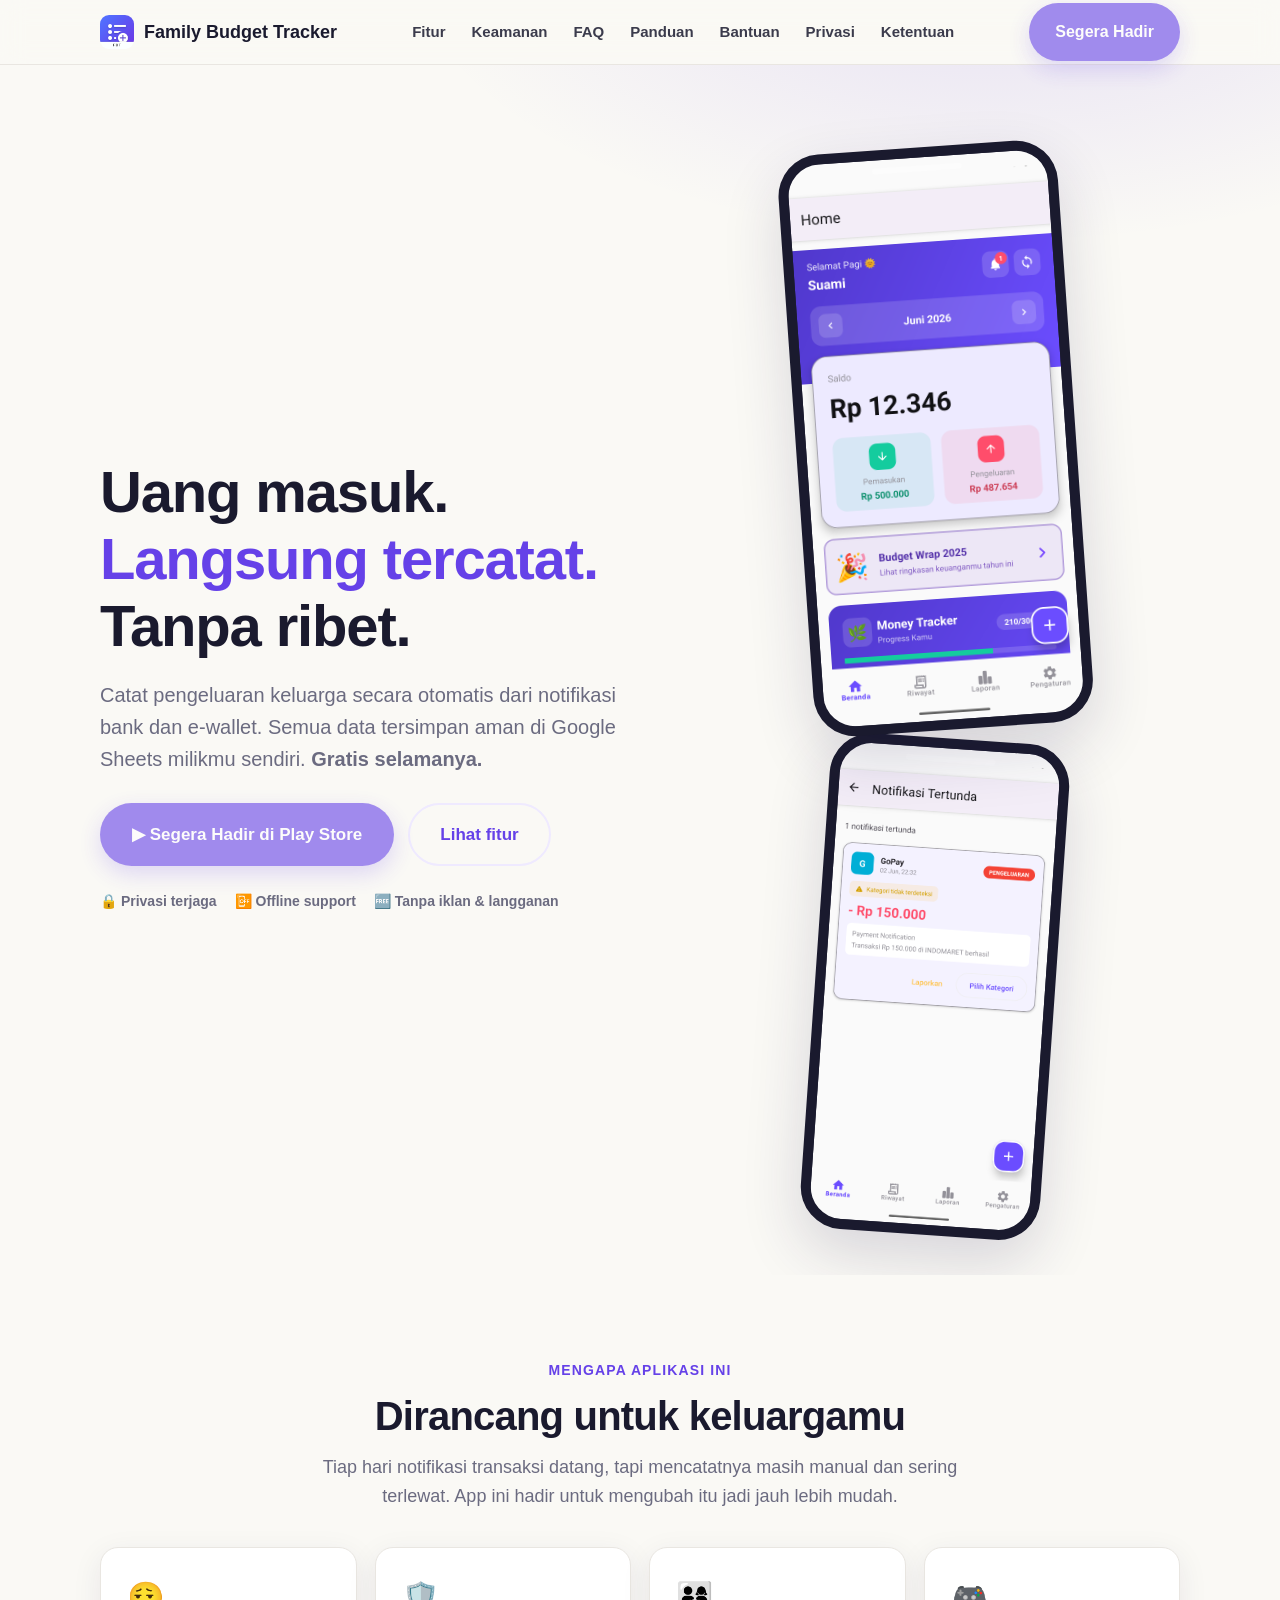
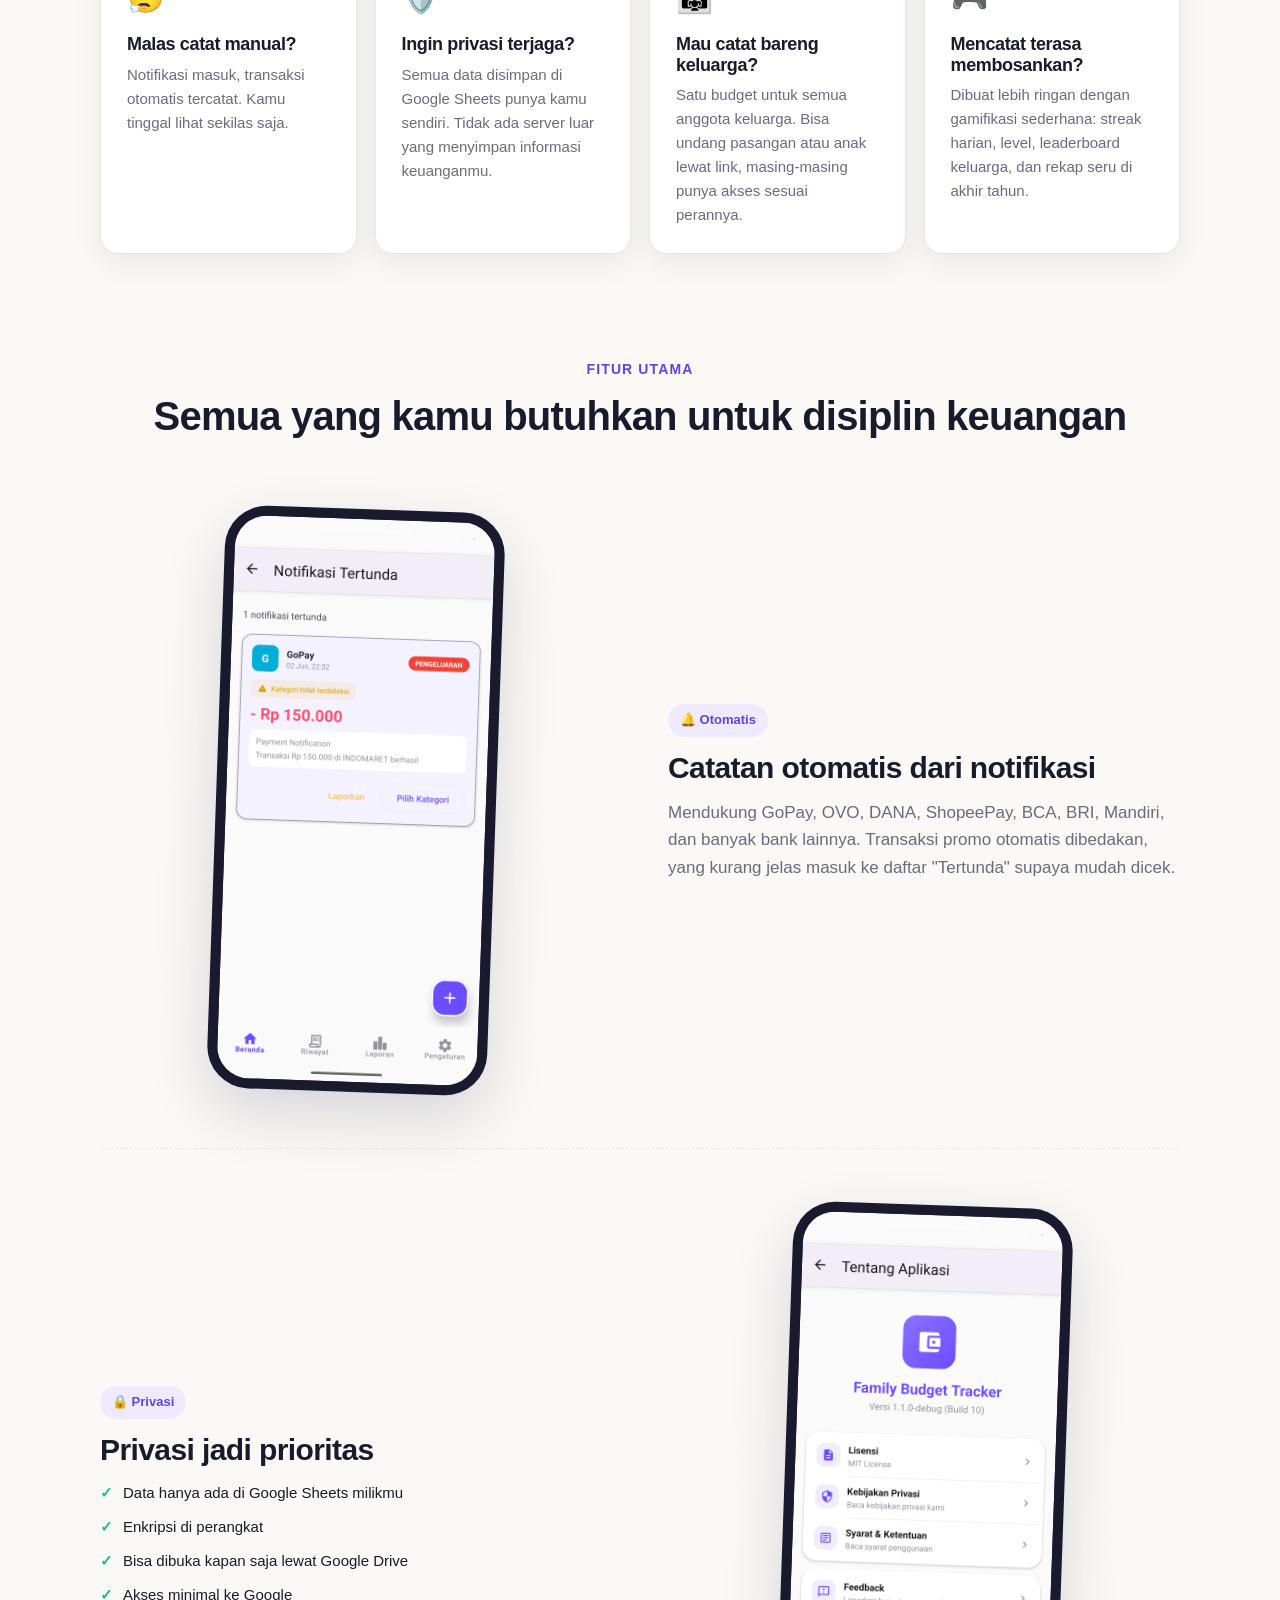
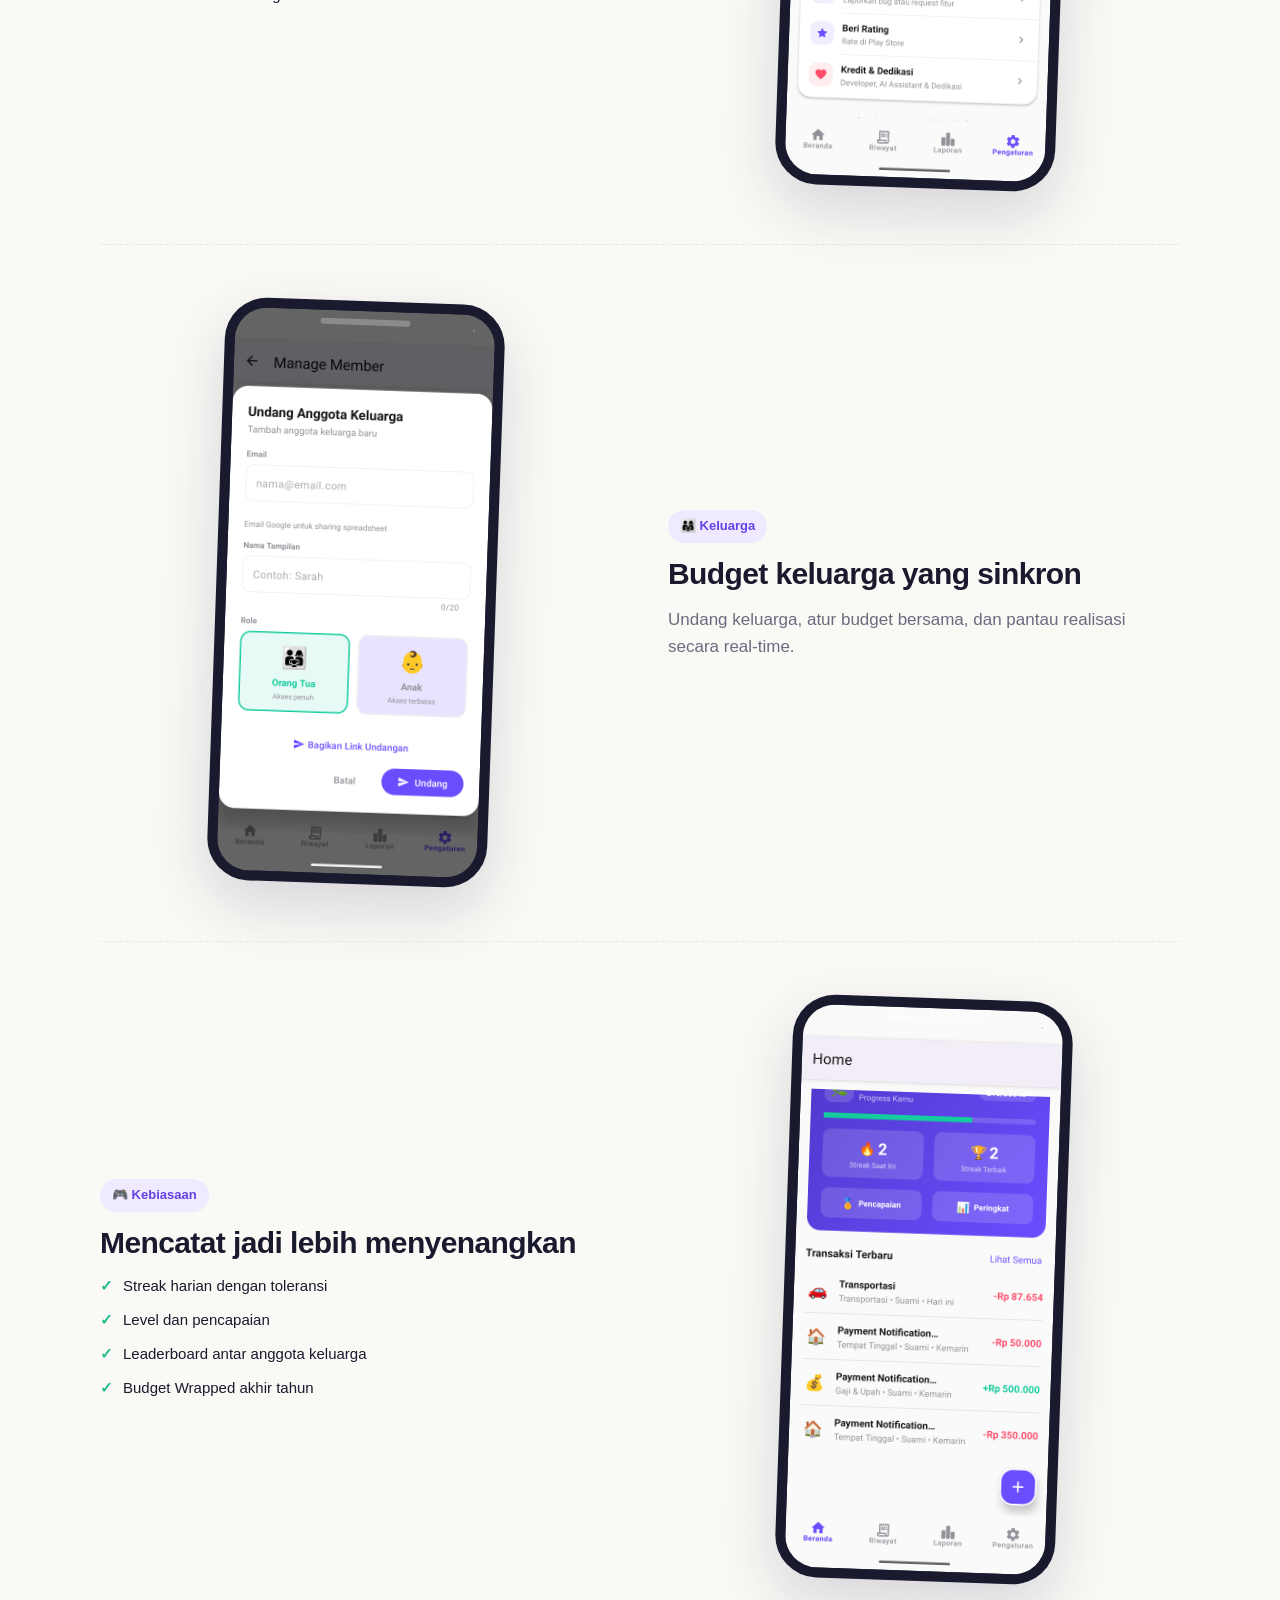
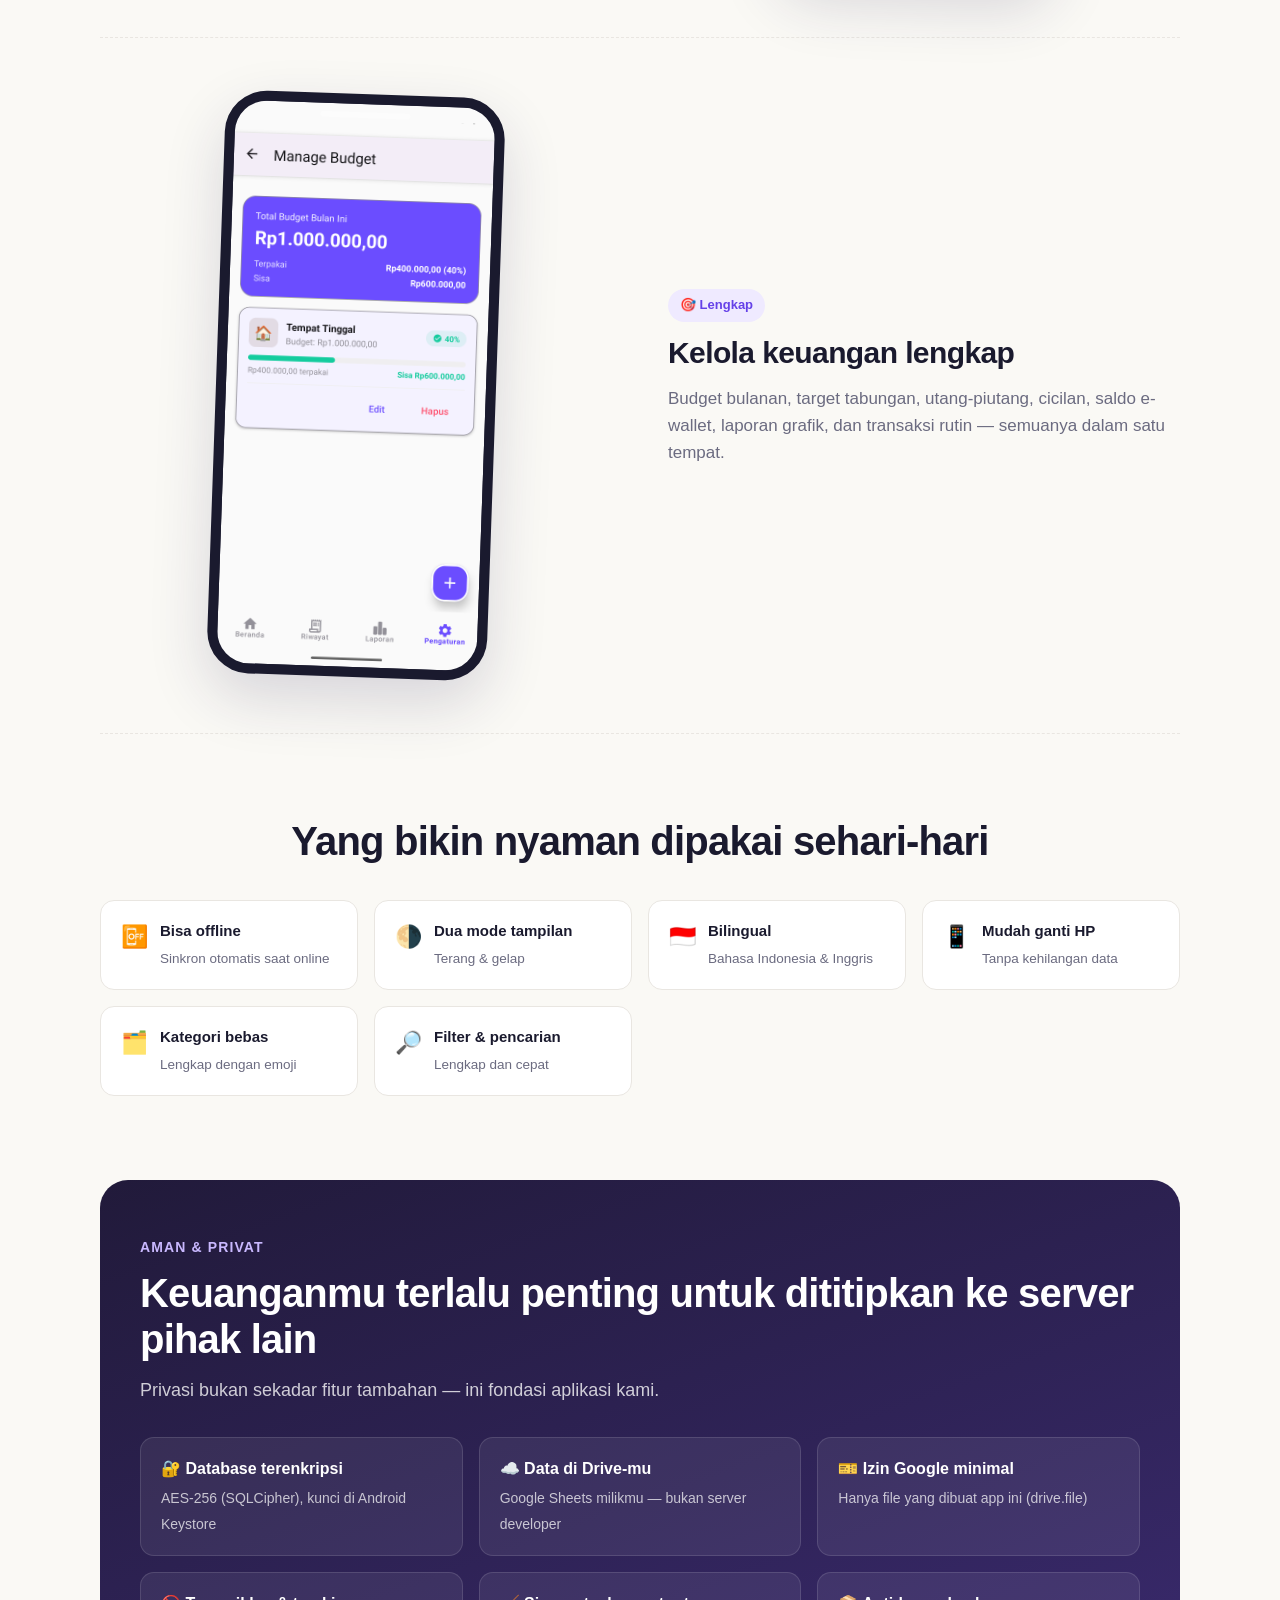
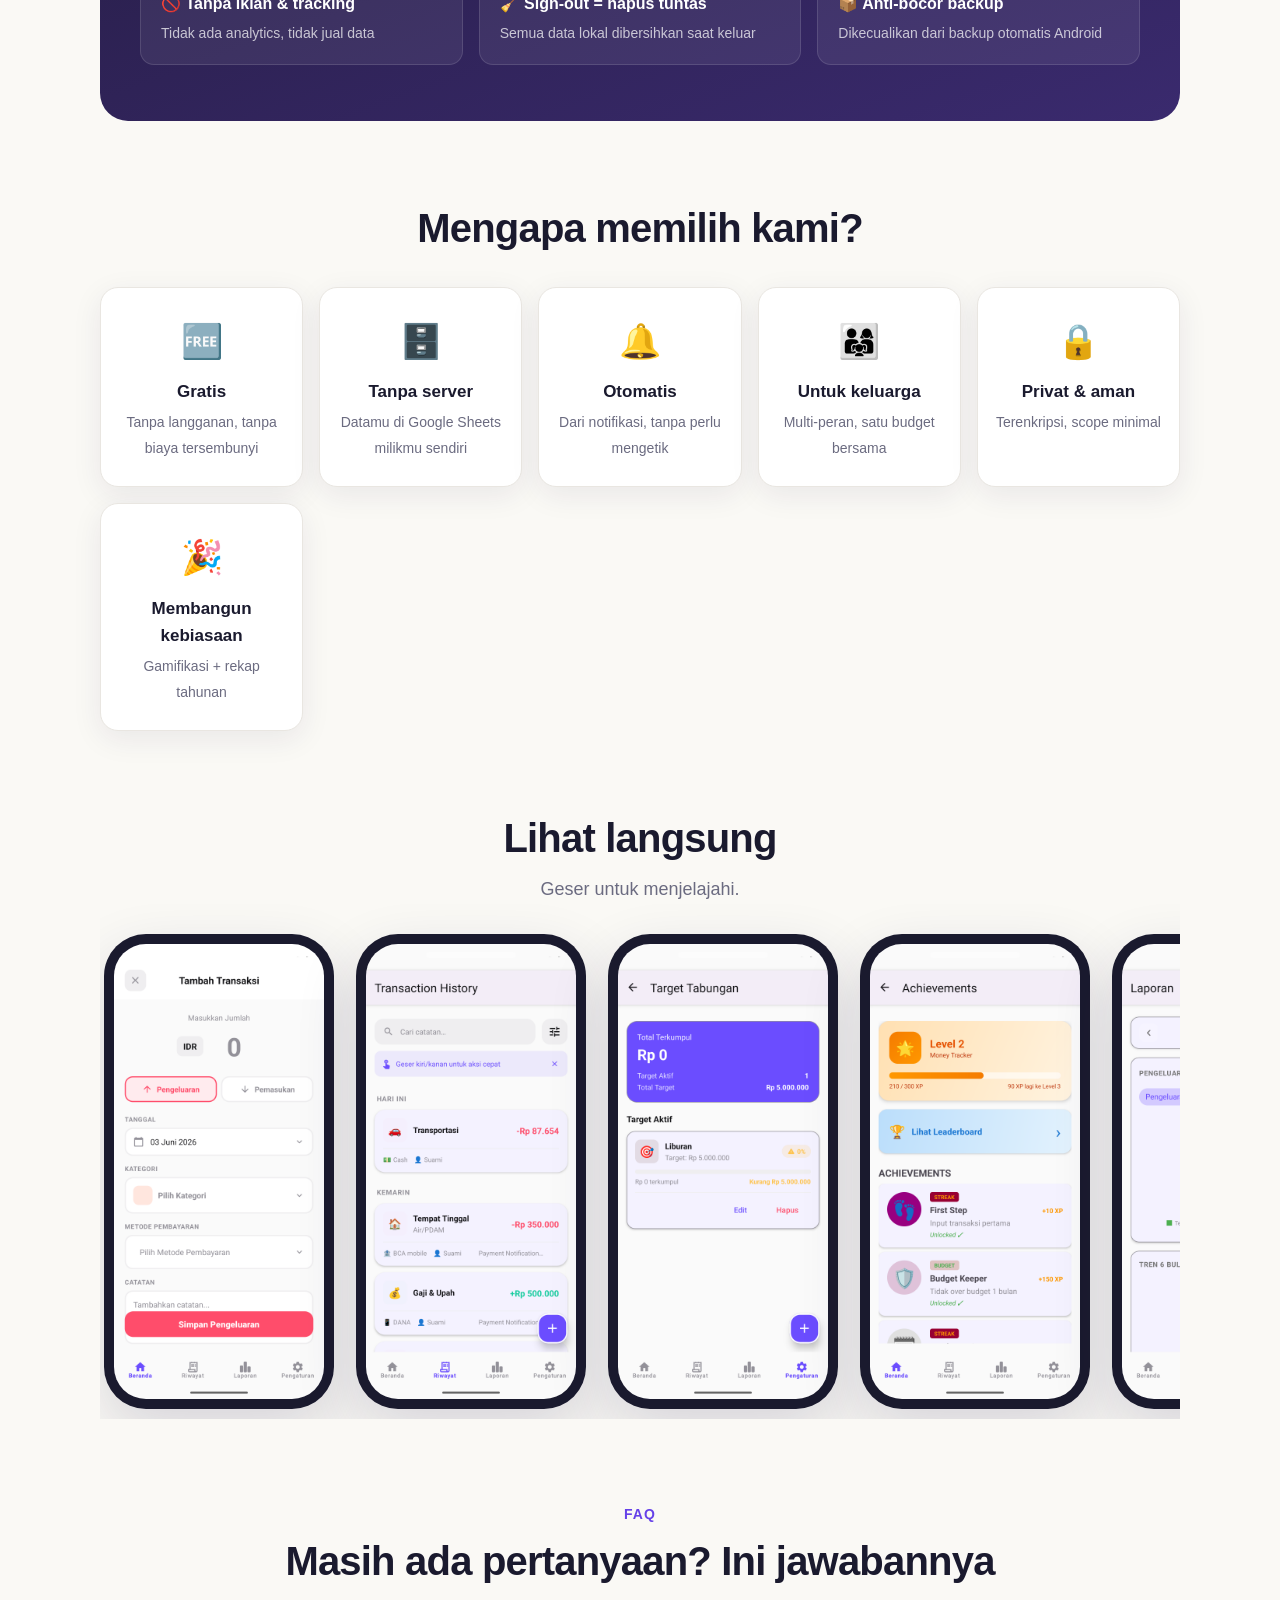
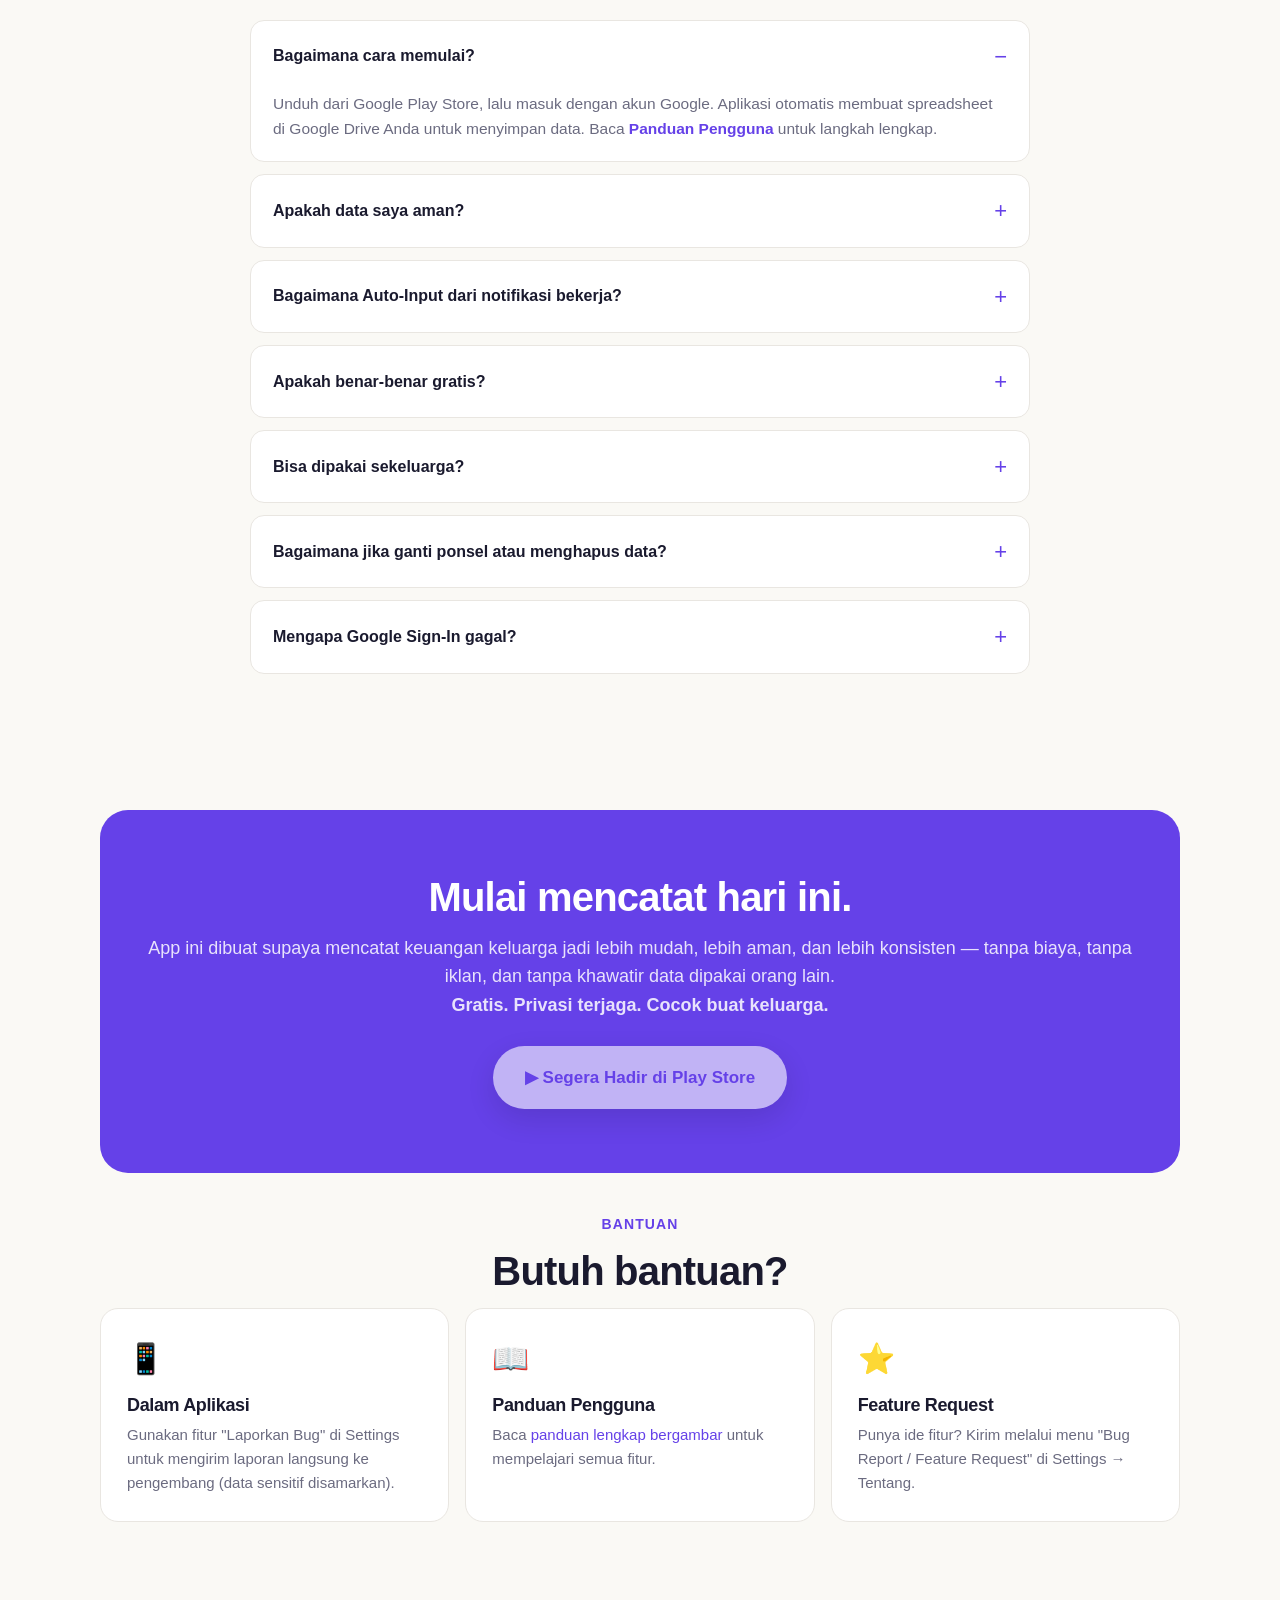
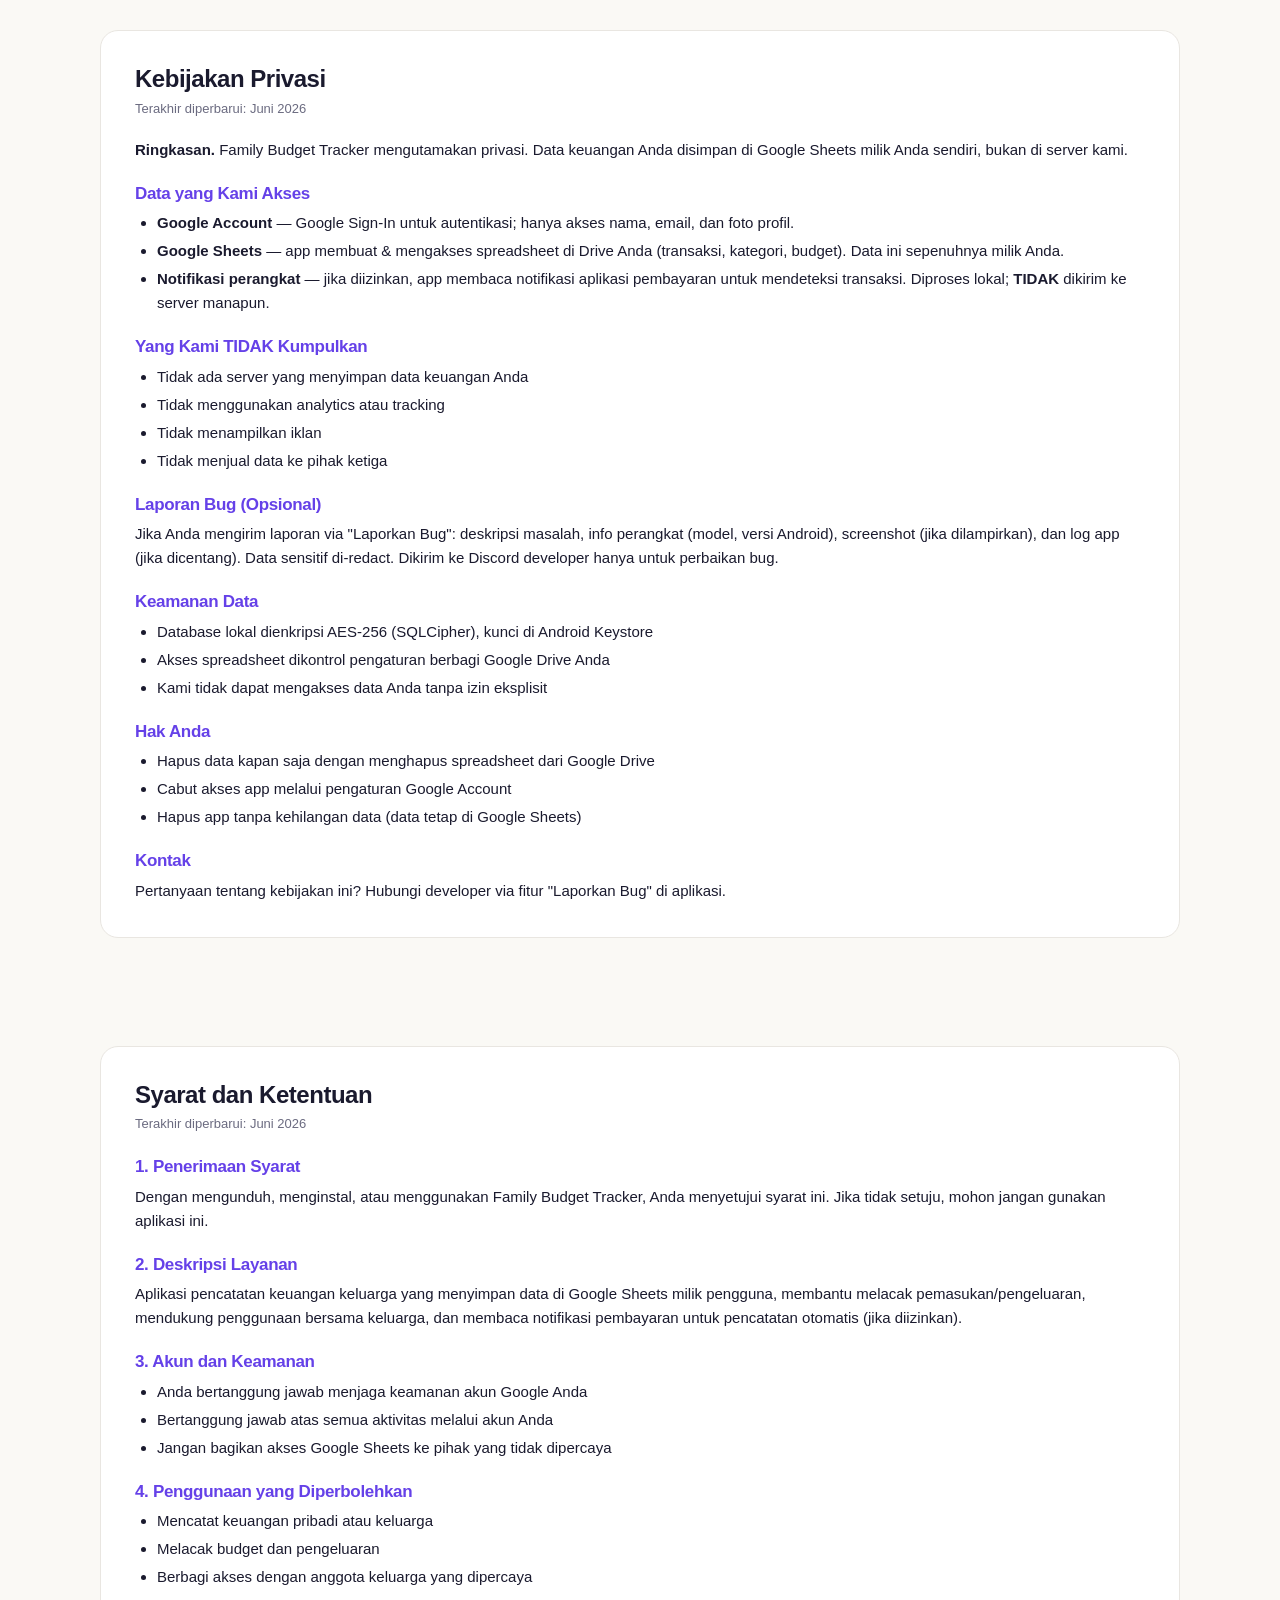
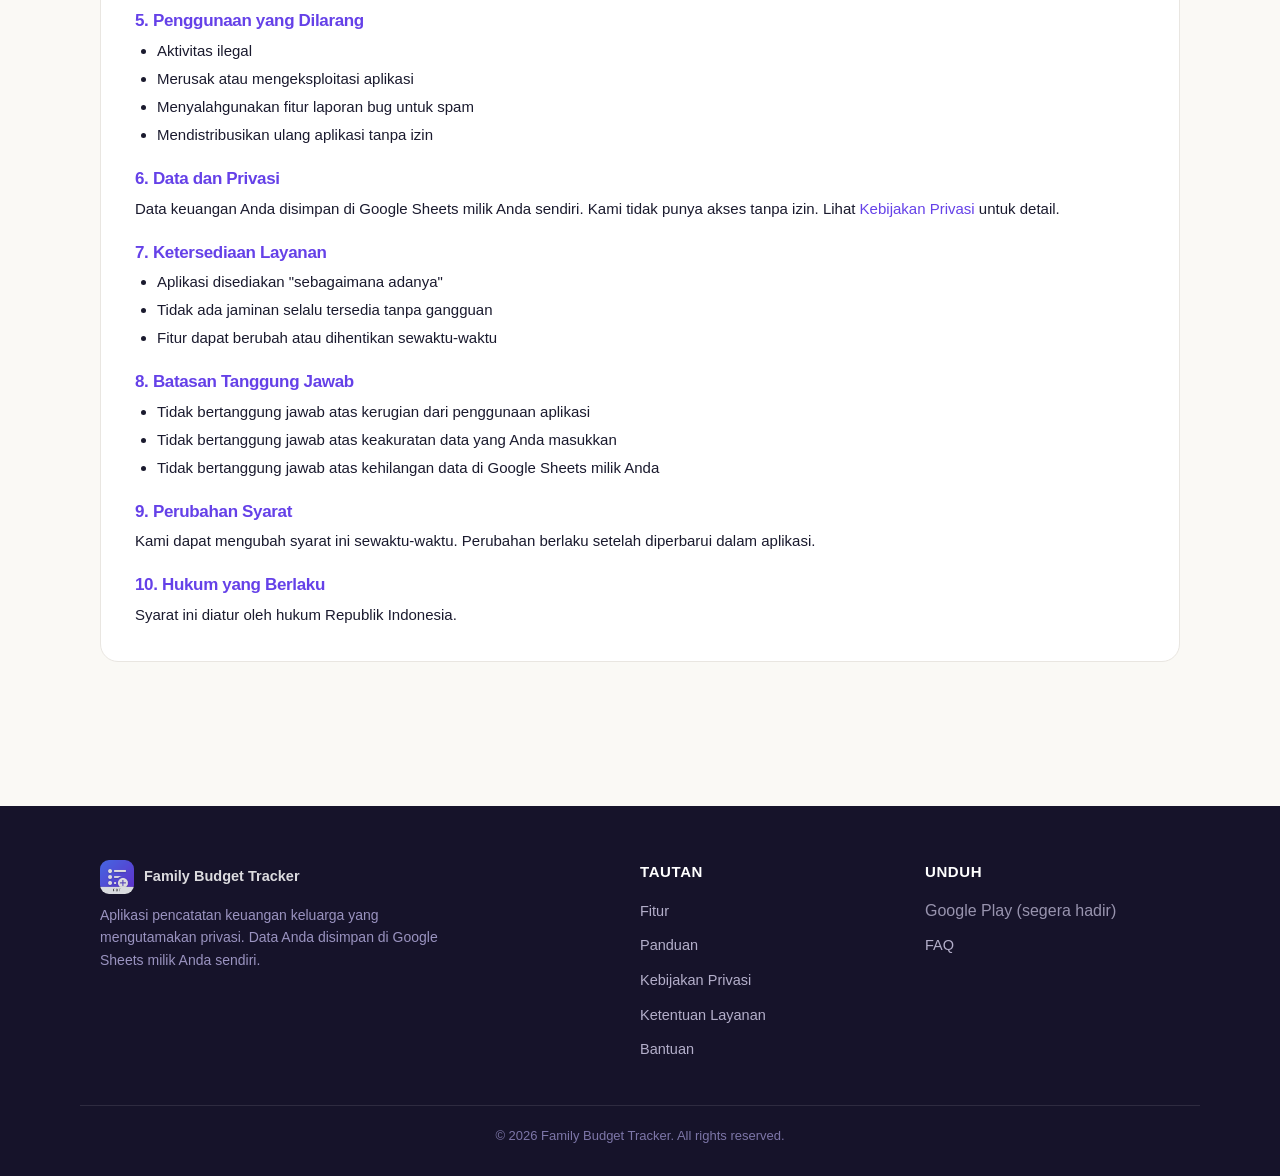
<file: index.html>
<!DOCTYPE html>
<html lang="id">
<head>
<meta charset="utf-8">
<meta name="viewport" content="width=device-width, initial-scale=1, viewport-fit=cover">
<title>Family Budget Tracker — Uang masuk, langsung tercatat. Datanya tetap milikmu</title>
<meta name="description" content="Catat pengeluaran keluarga secara otomatis dari notifikasi bank & e-wallet (GoPay, OVO, DANA, BCA). Semua data tersimpan aman di Google Sheets milikmu sendiri. Gratis selamanya, privat, offline.">
<meta name="theme-color" content="#6541E8">
<meta name="author" content="Family Budget Tracker">
<link rel="canonical" href="https://familybudgettracker.app/">

<!-- Open Graph -->
<meta property="og:type" content="website">
<meta property="og:site_name" content="Family Budget Tracker">
<meta property="og:locale" content="id_ID">
<meta property="og:title" content="Family Budget Tracker — Uang masuk, langsung tercatat. Datanya tetap milikmu">
<meta property="og:description" content="Catat pengeluaran keluarga otomatis dari notifikasi bank & e-wallet. Semua data aman di Google Sheets milikmu sendiri. Gratis selamanya.">
<meta property="og:url" content="https://familybudgettracker.app/">
<meta property="og:image" content="https://familybudgettracker.app/screenshots/guide_07_home_dashboard_phone_large_light.png">
<meta property="og:image:alt" content="Tampilan Beranda Family Budget Tracker">

<!-- Twitter -->
<meta name="twitter:card" content="summary_large_image">
<meta name="twitter:title" content="Family Budget Tracker — datanya tetap milikmu">
<meta name="twitter:description" content="Catat pengeluaran keluarga otomatis dari notifikasi bank & e-wallet. Data aman di Google Sheets milikmu sendiri. Gratis selamanya.">
<meta name="twitter:image" content="https://familybudgettracker.app/screenshots/guide_07_home_dashboard_phone_large_light.png">

<link rel="icon" type="image/png" sizes="32x32" href="favicon-32.png">
<link rel="icon" type="image/png" sizes="192x192" href="icon-192.png">
<link rel="apple-touch-icon" href="apple-touch-icon.png">

<script type="application/ld+json">
{"@context":"https://schema.org","@type":"MobileApplication","name":"Family Budget Tracker","operatingSystem":"Android","applicationCategory":"FinanceApplication","url":"https://familybudgettracker.app/","screenshot":"https://familybudgettracker.app/screenshots/guide_07_home_dashboard_phone_large_light.png","offers":{"@type":"Offer","price":"0","priceCurrency":"IDR"},"description":"Aplikasi pencatatan keuangan keluarga privacy-first. Data di Google Sheets milik pengguna.","inLanguage":["id","en"]}
</script>

<style>
:root{
  --primary:#6541E8; --primary-dark:#4f2fd0; --primary-soft:#efeaff; --primary-10:rgba(101,65,232,.08);
  --income:#1FBA8F; --income-soft:#e3f6ee; --expense:#E5484D; --expense-soft:#fce7e8;
  --bg:#faf9f5; --surface:#ffffff; --surface-2:#f4f2ef;
  --text:#1a1a2e; --muted:#6b6b80; --line:#e9e6e1;
  --radius:18px; --radius-lg:28px; --shadow:0 8px 30px rgba(40,30,80,.08); --shadow-lg:0 24px 60px rgba(40,30,80,.16);
  --maxw:1120px;
}
*{margin:0;padding:0;box-sizing:border-box}
html{scroll-behavior:smooth;scroll-padding-top:76px;-webkit-text-size-adjust:100%}
body{font-family:-apple-system,BlinkMacSystemFont,"Segoe UI",Roboto,Helvetica,Arial,sans-serif;background:var(--bg);color:var(--text);line-height:1.6;-webkit-font-smoothing:antialiased}
img{max-width:100%;display:block}
a{color:var(--primary);text-decoration:none}
h1,h2,h3{line-height:1.15;letter-spacing:-.02em;font-weight:800}
.wrap{max-width:var(--maxw);margin:0 auto;padding:0 20px}
.section{padding:84px 0}
.eyebrow{color:var(--primary);font-weight:700;font-size:14px;text-transform:uppercase;letter-spacing:.08em;margin-bottom:12px}
.section-title{font-size:clamp(26px,4vw,40px);margin-bottom:14px}
.section-sub{color:var(--muted);font-size:18px;max-width:640px}
.center{text-align:center;margin-inline:auto}
.skip{position:absolute;left:-999px}.skip:focus{left:12px;top:12px;background:#fff;padding:8px 14px;border-radius:8px;z-index:1000}

/* buttons */
.btn{display:inline-flex;align-items:center;gap:8px;font-weight:700;font-size:16px;padding:14px 24px;border-radius:999px;border:2px solid transparent;cursor:pointer;transition:transform .15s,box-shadow .15s,background .15s}
.btn:active{transform:translateY(1px)}
.btn-primary{background:var(--primary);color:#fff;box-shadow:0 8px 22px rgba(101,65,232,.32)}
.btn-primary:hover{background:var(--primary-dark)}
.btn-ghost{background:transparent;color:var(--primary);border-color:var(--primary-soft)}
.btn-ghost:hover{background:var(--primary-10)}
.btn-lg{padding:16px 30px;font-size:17px}

/* header */
header{position:sticky;top:0;z-index:100;background:rgba(250,249,245,.85);backdrop-filter:saturate(180%) blur(12px);border-bottom:1px solid var(--line)}
.nav{display:flex;align-items:center;justify-content:space-between;height:64px}
.brand{display:flex;align-items:center;gap:10px;font-weight:800;font-size:18px;color:var(--text)}
.brand .logo{width:34px;height:34px;border-radius:9px;object-fit:cover;flex:0 0 auto}
.nav-links{display:flex;align-items:center;gap:26px;list-style:none}
.nav-links a{color:var(--text);font-weight:600;font-size:15px;opacity:.85}
.nav-links a:hover{opacity:1;color:var(--primary)}
.nav-cta{display:flex;align-items:center;gap:12px}
#nav-toggle,.hamburger{display:none}
.hamburger{font-size:24px;cursor:pointer;background:none;border:0;color:var(--text);padding:6px}

/* hero */
.hero{padding:72px 0 40px;position:relative;overflow:hidden}
.hero::before{content:"";position:absolute;inset:0;background:radial-gradient(1000px 500px at 78% -10%,rgba(101,65,232,.14),transparent 60%);z-index:-1}
.hero-grid{display:grid;grid-template-columns:1.05fr .95fr;gap:48px;align-items:center}
.hero h1{font-size:clamp(34px,5.4vw,58px)}
.hero h1 .accent{color:var(--primary)}
.hero p.lead{font-size:20px;color:var(--muted);margin:20px 0 28px;max-width:520px}
.hero-cta{display:flex;flex-wrap:wrap;gap:14px}
.trust{display:flex;flex-wrap:wrap;gap:18px;margin-top:24px;color:var(--muted);font-size:14px;font-weight:600}
.trust span{display:inline-flex;align-items:center;gap:6px}

/* phone mockup */
.phone{position:relative;width:280px;max-width:78vw;margin:0 auto;border-radius:42px;background:#1a1a2e;padding:10px;box-shadow:var(--shadow-lg)}
.phone::before{content:"";position:absolute;top:18px;left:50%;transform:translateX(-50%);width:90px;height:6px;border-radius:6px;background:rgba(255,255,255,.25);z-index:2}
.phone img{display:block;width:100%;height:auto;border-radius:32px;background:#fff}
.phone-tilt{transform:rotate(2deg)}
.hero-phones{display:flex;justify-content:center;align-items:flex-start;gap:18px;flex-wrap:wrap}
.hero-phones .phone{flex:0 0 auto}
.hero-phones .phone:first-child{transform:rotate(-4deg) translateY(10px);z-index:1}
.hero-phones .phone:last-child{transform:rotate(4deg);width:240px}

/* problem cards */
.cards{display:grid;grid-template-columns:repeat(auto-fit,minmax(250px,1fr));gap:18px;margin-top:36px}
.card{background:var(--surface);border:1px solid var(--line);border-radius:var(--radius);padding:26px;box-shadow:var(--shadow)}
.card .ic{font-size:30px;margin-bottom:12px}
.card h3{font-size:18px;margin-bottom:8px}
.card p{color:var(--muted);font-size:15px}

/* marquee feature rows */
.feature-row{display:grid;grid-template-columns:1fr 1fr;gap:56px;align-items:center;padding:56px 0;border-bottom:1px dashed var(--line)}
.feature-row:nth-child(even) .feat-media{order:-1}
.feat-text .tag{display:inline-block;background:var(--primary-soft);color:var(--primary);font-weight:700;font-size:13px;padding:6px 12px;border-radius:999px;margin-bottom:14px}
.feature-row h3{font-size:clamp(22px,3vw,30px);margin-bottom:14px}
.feature-row p{color:var(--muted);font-size:17px;margin-bottom:16px}
.feat-list{list-style:none;display:grid;gap:10px}
.feat-list li{display:flex;gap:10px;font-size:15px}
.feat-list li::before{content:"✓";color:var(--income);font-weight:800;flex:0 0 auto}
.feat-media{display:flex;justify-content:center}

/* feature grid */
.grid-feats{display:grid;grid-template-columns:repeat(auto-fit,minmax(220px,1fr));gap:16px;margin-top:36px}
.gf{background:var(--surface);border:1px solid var(--line);border-radius:14px;padding:18px 20px;display:flex;gap:12px;align-items:flex-start}
.gf .ic{font-size:22px}
.gf b{display:block;font-size:15px;margin-bottom:2px}
.gf span{color:var(--muted);font-size:13.5px}

/* security */
.security{background:linear-gradient(160deg,#211a3a,#3a2a6e);color:#fff;border-radius:var(--radius-lg);padding:56px 40px}
.security .section-title{color:#fff}
.security .section-sub{color:rgba(255,255,255,.78)}
.sec-grid{display:grid;grid-template-columns:repeat(auto-fit,minmax(260px,1fr));gap:16px;margin-top:32px}
.sec-item{background:rgba(255,255,255,.07);border:1px solid rgba(255,255,255,.12);border-radius:14px;padding:18px 20px}
.sec-item b{display:block;margin-bottom:4px}
.sec-item span{color:rgba(255,255,255,.72);font-size:14px}

/* why-us badges */
.badges{display:grid;grid-template-columns:repeat(auto-fit,minmax(180px,1fr));gap:16px;margin-top:36px}
.badge{text-align:center;background:var(--surface);border:1px solid var(--line);border-radius:var(--radius);padding:26px 18px;box-shadow:var(--shadow)}
.badge .ic{font-size:34px}
.badge b{display:block;margin:10px 0 4px;font-size:17px}
.badge span{color:var(--muted);font-size:14px}

/* gallery */
.gallery{display:flex;gap:22px;overflow-x:auto;padding:30px 4px 10px;scroll-snap-type:x mandatory}
.gallery .phone{scroll-snap-align:center;flex:0 0 auto;width:230px}

/* FAQ */
.faq{max-width:780px;margin:36px auto 0}
.faq details{background:var(--surface);border:1px solid var(--line);border-radius:14px;margin-bottom:12px;overflow:hidden}
.faq summary{cursor:pointer;padding:18px 22px;font-weight:700;font-size:16px;list-style:none;display:flex;justify-content:space-between;align-items:center;gap:12px}
.faq summary::-webkit-details-marker{display:none}
.faq summary::after{content:"+";font-size:22px;color:var(--primary);font-weight:400;flex:0 0 auto}
.faq details[open] summary::after{content:"−"}
.faq .ans{padding:0 22px 20px;color:var(--muted);font-size:15.5px}
.faq .ans a{font-weight:600}

/* CTA band */
.cta-band{text-align:center;background:var(--primary);color:#fff;border-radius:var(--radius-lg);padding:64px 30px;margin:40px 0}
.cta-band h2{font-size:clamp(26px,4vw,40px);margin-bottom:14px}
.cta-band p{color:rgba(255,255,255,.85);font-size:18px;margin-bottom:26px}
.cta-band .btn-primary{background:#fff;color:var(--primary);box-shadow:0 10px 30px rgba(0,0,0,.2)}

/* legal / support */
.legal{background:var(--surface);border:1px solid var(--line);border-radius:var(--radius);padding:34px;margin-top:24px}
.legal h2{font-size:24px;margin-bottom:6px}
.legal .updated{color:var(--muted);font-size:13px;margin-bottom:18px}
.legal h3{font-size:17px;margin:22px 0 8px;color:var(--primary)}
.legal p,.legal li{color:var(--text);font-size:15px}
.legal ul{margin:8px 0 8px 22px}
.legal li{margin-bottom:4px}
.contact-grid{display:grid;grid-template-columns:repeat(auto-fit,minmax(240px,1fr));gap:16px;margin-top:14px}
.contact-grid .card{box-shadow:none}

/* footer */
footer{background:#16132a;color:#cfcae6;padding:54px 0 30px;margin-top:60px}
.foot-grid{display:grid;grid-template-columns:2fr 1fr 1fr;gap:30px}
.foot-grid h4{color:#fff;font-size:15px;margin-bottom:14px;letter-spacing:.04em;text-transform:uppercase}
.foot-grid ul{list-style:none}
.foot-grid li{margin-bottom:9px}
.foot-grid a{color:#cfcae6;font-size:14.5px;opacity:.85}
.foot-grid a:hover{opacity:1;color:#fff}
.foot-brand p{color:#9a93c0;font-size:14px;max-width:340px;margin-top:10px}
.foot-bottom{border-top:1px solid rgba(255,255,255,.1);margin-top:34px;padding-top:20px;color:#7d76a8;font-size:13px;text-align:center}

/* responsive */
@media(max-width:880px){
  .hero-grid{grid-template-columns:1fr;text-align:center}
  .hero p.lead{margin-inline:auto}.hero-cta,.trust{justify-content:center}
  .hero-phones{margin-top:24px}
  .feature-row{grid-template-columns:1fr;gap:28px;text-align:center}
  .feature-row:nth-child(even) .feat-media{order:0}
  .feat-list{display:inline-grid;text-align:left}
  .foot-grid{grid-template-columns:1fr}
}
@media(max-width:760px){
  .nav-links{position:fixed;inset:64px 0 auto 0;background:var(--bg);flex-direction:column;gap:0;padding:8px 0;border-bottom:1px solid var(--line);box-shadow:var(--shadow);transform:translateY(-130%);transition:transform .25s;height:auto}
  .nav-links li{width:100%}.nav-links a{display:block;padding:14px 20px}
  #nav-toggle:checked ~ .nav-links{transform:translateY(0)}
  .hamburger{display:block}
  .nav-cta .btn{display:none}
  .section{padding:60px 0}
}
@media(prefers-reduced-motion:reduce){html{scroll-behavior:auto}*{transition:none!important}}
</style>
</head>
<body>
<a class="skip" href="#main">Lewati ke konten</a>

<header>
  <nav class="wrap nav">
    <a class="brand" href="#top"><img class="logo" src="icon-512.png" width="34" height="34" alt="Logo Family Budget Tracker"> Family Budget Tracker</a>
    <input type="checkbox" id="nav-toggle" hidden>
    <ul class="nav-links">
      <li><a href="#fitur">Fitur</a></li>
      <li><a href="#keamanan">Keamanan</a></li>
      <li><a href="#faq">FAQ</a></li>
      <li><a href="user-guide.html">Panduan</a></li>
      <li><a href="#bantuan">Bantuan</a></li>
      <li><a href="#privasi">Privasi</a></li>
      <li><a href="#ketentuan">Ketentuan</a></li>
    </ul>
    <div class="nav-cta">
      <label class="hamburger" for="nav-toggle" aria-label="Buka menu">☰</label>
      <span class="btn btn-primary" style="opacity:.6;cursor:default" aria-disabled="true" title="Segera hadir di Google Play">Segera Hadir</span>
    </div>
  </nav>
</header>

<main id="main">
<span id="top"></span>

<!-- HERO -->
<section class="hero">
  <div class="wrap hero-grid">
    <div class="hero-text">
      <h1>Uang masuk. <span class="accent">Langsung tercatat.</span> Tanpa ribet.</h1>
      <p class="lead">Catat pengeluaran keluarga secara otomatis dari notifikasi bank dan e-wallet. Semua data tersimpan aman di Google Sheets milikmu sendiri. <b>Gratis selamanya.</b></p>
      <div class="hero-cta">
        <span class="btn btn-primary btn-lg" style="opacity:.6;cursor:default" aria-disabled="true" title="Segera hadir di Google Play">▶ Segera Hadir di Play Store</span>
        <a class="btn btn-ghost btn-lg" href="#fitur">Lihat fitur</a>
      </div>
      <div class="trust">
        <span>🔒 Privasi terjaga</span>
        <span>📴 Offline support</span>
        <span>🆓 Tanpa iklan &amp; langganan</span>
      </div>
    </div>
    <div class="hero-media">
      <div class="hero-phones">
        <div class="phone"><img src="screenshots/guide_07_home_dashboard_phone_large_light.png" width="1080" height="2340" alt="Beranda Family Budget Tracker menampilkan saldo, pemasukan, dan pengeluaran"></div>
        <div class="phone"><img src="screenshots/guide_19_pending_list_phone_large_light.png" width="1080" height="2340" alt="Daftar transaksi terdeteksi otomatis dari notifikasi" loading="lazy"></div>
      </div>
    </div>
  </div>
</section>

<!-- PROBLEM -->
<section class="section">
  <div class="wrap">
    <div class="center">
      <p class="eyebrow">Mengapa aplikasi ini</p>
      <h2 class="section-title">Dirancang untuk keluargamu</h2>
      <p class="section-sub center">Tiap hari notifikasi transaksi datang, tapi mencatatnya masih manual dan sering terlewat. App ini hadir untuk mengubah itu jadi jauh lebih mudah.</p>
    </div>
    <div class="cards">
      <div class="card"><div class="ic">😮‍💨</div><h3>Malas catat manual?</h3><p>Notifikasi masuk, transaksi otomatis tercatat. Kamu tinggal lihat sekilas saja.</p></div>
      <div class="card"><div class="ic">🛡️</div><h3>Ingin privasi terjaga?</h3><p>Semua data disimpan di Google Sheets punya kamu sendiri. Tidak ada server luar yang menyimpan informasi keuanganmu.</p></div>
      <div class="card"><div class="ic">👨‍👩‍👧</div><h3>Mau catat bareng keluarga?</h3><p>Satu budget untuk semua anggota keluarga. Bisa undang pasangan atau anak lewat link, masing-masing punya akses sesuai perannya.</p></div>
      <div class="card"><div class="ic">🎮</div><h3>Mencatat terasa membosankan?</h3><p>Dibuat lebih ringan dengan gamifikasi sederhana: streak harian, level, leaderboard keluarga, dan rekap seru di akhir tahun.</p></div>
    </div>
  </div>
</section>

<!-- MARQUEE FEATURES -->
<section class="section" id="fitur" style="padding-top:20px">
  <div class="wrap">
    <div class="center"><p class="eyebrow">Fitur utama</p><h2 class="section-title">Semua yang kamu butuhkan untuk disiplin keuangan</h2></div>

    <div class="feature-row">
      <div class="feat-text">
        <span class="tag">🔔 Otomatis</span>
        <h3>Catatan otomatis dari notifikasi</h3>
        <p>Mendukung GoPay, OVO, DANA, ShopeePay, BCA, BRI, Mandiri, dan banyak bank lainnya. Transaksi promo otomatis dibedakan, yang kurang jelas masuk ke daftar "Tertunda" supaya mudah dicek.</p>
      </div>
      <div class="feat-media"><div class="phone phone-tilt"><img src="screenshots/guide_19_pending_list_phone_large_light.png" width="1080" height="2340" alt="Notifikasi pembayaran terdeteksi jadi transaksi pending" loading="lazy"></div></div>
    </div>

    <div class="feature-row">
      <div class="feat-text">
        <span class="tag">🔒 Privasi</span>
        <h3>Privasi jadi prioritas</h3>
        <ul class="feat-list">
          <li>Data hanya ada di Google Sheets milikmu</li>
          <li>Enkripsi di perangkat</li>
          <li>Bisa dibuka kapan saja lewat Google Drive</li>
          <li>Akses minimal ke Google</li>
        </ul>
      </div>
      <div class="feat-media"><div class="phone phone-tilt"><img src="screenshots/guide_44_about_phone_large_light.png" width="1080" height="2340" alt="Halaman tentang &amp; privasi aplikasi" loading="lazy"></div></div>
    </div>

    <div class="feature-row">
      <div class="feat-text">
        <span class="tag">👨‍👩‍👧 Keluarga</span>
        <h3>Budget keluarga yang sinkron</h3>
        <p>Undang keluarga, atur budget bersama, dan pantau realisasi secara real-time.</p>
      </div>
      <div class="feat-media"><div class="phone phone-tilt"><img src="screenshots/guide_26_family_invite_phone_large_light.png" width="1080" height="2340" alt="Undang anggota keluarga via link" loading="lazy"></div></div>
    </div>

    <div class="feature-row">
      <div class="feat-text">
        <span class="tag">🎮 Kebiasaan</span>
        <h3>Mencatat jadi lebih menyenangkan</h3>
        <ul class="feat-list">
          <li>Streak harian dengan toleransi</li>
          <li>Level dan pencapaian</li>
          <li>Leaderboard antar anggota keluarga</li>
          <li>Budget Wrapped akhir tahun</li>
        </ul>
      </div>
      <div class="feat-media"><div class="phone phone-tilt"><img src="screenshots/guide_37_streak_phone_large_light.png" width="1080" height="2340" alt="Streak dan progres gamifikasi di Beranda" loading="lazy"></div></div>
    </div>

    <div class="feature-row">
      <div class="feat-text">
        <span class="tag">🎯 Lengkap</span>
        <h3>Kelola keuangan lengkap</h3>
        <p>Budget bulanan, target tabungan, utang-piutang, cicilan, saldo e-wallet, laporan grafik, dan transaksi rutin — semuanya dalam satu tempat.</p>
      </div>
      <div class="feat-media"><div class="phone phone-tilt"><img src="screenshots/guide_28_budget_list_phone_large_light.png" width="1080" height="2340" alt="Budget per kategori dengan progress bar" loading="lazy"></div></div>
    </div>
  </div>
</section>

<!-- FEATURE GRID -->
<section class="section" style="padding-top:0">
  <div class="wrap">
    <div class="center"><h2 class="section-title">Yang bikin nyaman dipakai sehari-hari</h2></div>
    <div class="grid-feats">
      <div class="gf"><span class="ic">📴</span><div><b>Bisa offline</b><span>Sinkron otomatis saat online</span></div></div>
      <div class="gf"><span class="ic">🌗</span><div><b>Dua mode tampilan</b><span>Terang &amp; gelap</span></div></div>
      <div class="gf"><span class="ic">🇮🇩</span><div><b>Bilingual</b><span>Bahasa Indonesia &amp; Inggris</span></div></div>
      <div class="gf"><span class="ic">📱</span><div><b>Mudah ganti HP</b><span>Tanpa kehilangan data</span></div></div>
      <div class="gf"><span class="ic">🗂️</span><div><b>Kategori bebas</b><span>Lengkap dengan emoji</span></div></div>
      <div class="gf"><span class="ic">🔎</span><div><b>Filter &amp; pencarian</b><span>Lengkap dan cepat</span></div></div>
    </div>
  </div>
</section>

<!-- SECURITY -->
<section class="section" id="keamanan" style="padding-top:0">
  <div class="wrap">
    <div class="security">
      <p class="eyebrow" style="color:#c9b8ff">Aman &amp; privat</p>
      <h2 class="section-title">Keuanganmu terlalu penting untuk dititipkan ke server pihak lain</h2>
      <p class="section-sub">Privasi bukan sekadar fitur tambahan — ini fondasi aplikasi kami.</p>
      <div class="sec-grid">
        <div class="sec-item"><b>🔐 Database terenkripsi</b><span>AES-256 (SQLCipher), kunci di Android Keystore</span></div>
        <div class="sec-item"><b>☁️ Data di Drive-mu</b><span>Google Sheets milikmu — bukan server developer</span></div>
        <div class="sec-item"><b>🎫 Izin Google minimal</b><span>Hanya file yang dibuat app ini (drive.file)</span></div>
        <div class="sec-item"><b>🚫 Tanpa iklan &amp; tracking</b><span>Tidak ada analytics, tidak jual data</span></div>
        <div class="sec-item"><b>🧹 Sign-out = hapus tuntas</b><span>Semua data lokal dibersihkan saat keluar</span></div>
        <div class="sec-item"><b>📦 Anti-bocor backup</b><span>Dikecualikan dari backup otomatis Android</span></div>
      </div>
    </div>
  </div>
</section>

<!-- WHY US -->
<section class="section" style="padding-top:0">
  <div class="wrap">
    <div class="center"><h2 class="section-title">Mengapa memilih kami?</h2></div>
    <div class="badges">
      <div class="badge"><div class="ic">🆓</div><b>Gratis</b><span>Tanpa langganan, tanpa biaya tersembunyi</span></div>
      <div class="badge"><div class="ic">🗄️</div><b>Tanpa server</b><span>Datamu di Google Sheets milikmu sendiri</span></div>
      <div class="badge"><div class="ic">🔔</div><b>Otomatis</b><span>Dari notifikasi, tanpa perlu mengetik</span></div>
      <div class="badge"><div class="ic">👨‍👩‍👧</div><b>Untuk keluarga</b><span>Multi-peran, satu budget bersama</span></div>
      <div class="badge"><div class="ic">🔒</div><b>Privat &amp; aman</b><span>Terenkripsi, scope minimal</span></div>
      <div class="badge"><div class="ic">🎉</div><b>Membangun kebiasaan</b><span>Gamifikasi + rekap tahunan</span></div>
    </div>
  </div>
</section>

<!-- GALLERY -->
<section class="section" style="padding-top:0">
  <div class="wrap center"><h2 class="section-title">Lihat langsung</h2><p class="section-sub center">Geser untuk menjelajahi.</p></div>
  <div class="wrap">
    <div class="gallery">
      <div class="phone"><img src="screenshots/guide_11_add_expense_phone_large_light.png" width="1080" height="2340" alt="Form tambah transaksi" loading="lazy"></div>
      <div class="phone"><img src="screenshots/guide_21_history_phone_large_light.png" width="1080" height="2340" alt="Riwayat transaksi" loading="lazy"></div>
      <div class="phone"><img src="screenshots/guide_31_savings_list_phone_large_light.png" width="1080" height="2340" alt="Target tabungan" loading="lazy"></div>
      <div class="phone"><img src="screenshots/guide_34_achievements_phone_large_light.png" width="1080" height="2340" alt="Pencapaian &amp; level" loading="lazy"></div>
      <div class="phone"><img src="screenshots/guide_23_reports_overview_phone_large_light.png" width="1080" height="2340" alt="Laporan keuangan" loading="lazy"></div>
      <div class="phone"><img src="screenshots/guide_42_recurring_add_phone_large_light.png" width="1080" height="2340" alt="Transaksi rutin" loading="lazy"></div>
    </div>
  </div>
</section>

<!-- FAQ -->
<section class="section" id="faq" style="padding-top:0">
  <div class="wrap">
    <div class="center"><p class="eyebrow">FAQ</p><h2 class="section-title">Masih ada pertanyaan? Ini jawabannya</h2></div>
    <div class="faq">
      <details open><summary>Bagaimana cara memulai?</summary><div class="ans">Unduh dari Google Play Store, lalu masuk dengan akun Google. Aplikasi otomatis membuat spreadsheet di Google Drive Anda untuk menyimpan data. Baca <a href="user-guide.html">Panduan Pengguna</a> untuk langkah lengkap.</div></details>
      <details><summary>Apakah data saya aman?</summary><div class="ans">Sangat aman. Data keuangan tersimpan di Google Sheets milik Anda sendiri, bukan server kami. Database lokal dienkripsi AES-256, izin Google minimal, tanpa pelacakan. Lihat <a href="#privasi">Kebijakan Privasi</a>.</div></details>
      <details><summary>Bagaimana Auto-Input dari notifikasi bekerja?</summary><div class="ans">Setelah Anda mengizinkan akses notifikasi, aplikasi membaca notifikasi dari bank &amp; e-wallet (BCA, GoPay, OVO, DANA, dll.), mengenali transaksi, lalu mencatatnya. Notifikasi promosi otomatis diabaikan. Seluruh proses dilakukan secara lokal di perangkat — Anda selalu dapat meninjau terlebih dahulu.</div></details>
      <details><summary>Apakah benar-benar gratis?</summary><div class="ans">Ya. Tanpa langganan, tanpa iklan, tanpa biaya tersembunyi.</div></details>
      <details><summary>Bisa dipakai sekeluarga?</summary><div class="ans">Bisa. Pemilik membuat budget lalu membagikan tautan undangan; anggota bergabung dan memiliki sheet masing-masing dalam satu spreadsheet.</div></details>
      <details><summary>Bagaimana jika ganti ponsel atau menghapus data?</summary><div class="ans">Masuk kembali dengan akun Google yang sama — data otomatis dipulihkan dari spreadsheet.</div></details>
      <details><summary>Mengapa Google Sign-In gagal?</summary><div class="ans">Pastikan Google Play Services telah diperbarui dan koneksi stabil. Jika masih gagal, hapus data aplikasi melalui Settings → Apps → Family Budget Tracker → Clear Data, lalu masuk kembali.</div></details>
    </div>
  </div>
</section>

<!-- CTA BAND -->
<section class="wrap">
  <div class="cta-band">
    <h2>Mulai mencatat hari ini.</h2>
    <p>App ini dibuat supaya mencatat keuangan keluarga jadi lebih mudah, lebih aman, dan lebih konsisten — tanpa biaya, tanpa iklan, dan tanpa khawatir data dipakai orang lain.<br><b>Gratis. Privasi terjaga. Cocok buat keluarga.</b></p>
    <span class="btn btn-primary btn-lg" style="opacity:.6;cursor:default" aria-disabled="true" title="Segera hadir di Google Play">▶ Segera Hadir di Play Store</span>
  </div>
</section>

<!-- SUPPORT -->
<section class="section" id="bantuan" style="padding-top:0">
  <div class="wrap">
    <div class="center"><p class="eyebrow">Bantuan</p><h2 class="section-title">Butuh bantuan?</h2></div>
    <div class="contact-grid">
      <div class="card"><div class="ic">📱</div><h3>Dalam Aplikasi</h3><p>Gunakan fitur "Laporkan Bug" di Settings untuk mengirim laporan langsung ke pengembang (data sensitif disamarkan).</p></div>
      <div class="card"><div class="ic">📖</div><h3>Panduan Pengguna</h3><p>Baca <a href="user-guide.html">panduan lengkap bergambar</a> untuk mempelajari semua fitur.</p></div>
      <div class="card"><div class="ic">⭐</div><h3>Feature Request</h3><p>Punya ide fitur? Kirim melalui menu "Bug Report / Feature Request" di Settings → Tentang.</p></div>
    </div>
  </div>
</section>

<!-- PRIVACY -->
<section class="section" id="privasi" style="padding-top:0">
  <div class="wrap">
    <div class="legal">
      <h2>Kebijakan Privasi</h2>
      <p class="updated">Terakhir diperbarui: Juni 2026</p>
      <p><b>Ringkasan.</b> Family Budget Tracker mengutamakan privasi. Data keuangan Anda disimpan di Google Sheets milik Anda sendiri, bukan di server kami.</p>
      <h3>Data yang Kami Akses</h3>
      <ul>
        <li><b>Google Account</b> — Google Sign-In untuk autentikasi; hanya akses nama, email, dan foto profil.</li>
        <li><b>Google Sheets</b> — app membuat &amp; mengakses spreadsheet di Drive Anda (transaksi, kategori, budget). Data ini sepenuhnya milik Anda.</li>
        <li><b>Notifikasi perangkat</b> — jika diizinkan, app membaca notifikasi aplikasi pembayaran untuk mendeteksi transaksi. Diproses lokal; <b>TIDAK</b> dikirim ke server manapun.</li>
      </ul>
      <h3>Yang Kami TIDAK Kumpulkan</h3>
      <ul>
        <li>Tidak ada server yang menyimpan data keuangan Anda</li>
        <li>Tidak menggunakan analytics atau tracking</li>
        <li>Tidak menampilkan iklan</li>
        <li>Tidak menjual data ke pihak ketiga</li>
      </ul>
      <h3>Laporan Bug (Opsional)</h3>
      <p>Jika Anda mengirim laporan via "Laporkan Bug": deskripsi masalah, info perangkat (model, versi Android), screenshot (jika dilampirkan), dan log app (jika dicentang). Data sensitif di-redact. Dikirim ke Discord developer hanya untuk perbaikan bug.</p>
      <h3>Keamanan Data</h3>
      <ul>
        <li>Database lokal dienkripsi AES-256 (SQLCipher), kunci di Android Keystore</li>
        <li>Akses spreadsheet dikontrol pengaturan berbagi Google Drive Anda</li>
        <li>Kami tidak dapat mengakses data Anda tanpa izin eksplisit</li>
      </ul>
      <h3>Hak Anda</h3>
      <ul>
        <li>Hapus data kapan saja dengan menghapus spreadsheet dari Google Drive</li>
        <li>Cabut akses app melalui pengaturan Google Account</li>
        <li>Hapus app tanpa kehilangan data (data tetap di Google Sheets)</li>
      </ul>
      <h3>Kontak</h3>
      <p>Pertanyaan tentang kebijakan ini? Hubungi developer via fitur "Laporkan Bug" di aplikasi.</p>
    </div>
  </div>
</section>

<!-- TERMS -->
<section class="section" id="ketentuan" style="padding-top:0">
  <div class="wrap">
    <div class="legal">
      <h2>Syarat dan Ketentuan</h2>
      <p class="updated">Terakhir diperbarui: Juni 2026</p>
      <h3>1. Penerimaan Syarat</h3><p>Dengan mengunduh, menginstal, atau menggunakan Family Budget Tracker, Anda menyetujui syarat ini. Jika tidak setuju, mohon jangan gunakan aplikasi ini.</p>
      <h3>2. Deskripsi Layanan</h3><p>Aplikasi pencatatan keuangan keluarga yang menyimpan data di Google Sheets milik pengguna, membantu melacak pemasukan/pengeluaran, mendukung penggunaan bersama keluarga, dan membaca notifikasi pembayaran untuk pencatatan otomatis (jika diizinkan).</p>
      <h3>3. Akun dan Keamanan</h3><ul><li>Anda bertanggung jawab menjaga keamanan akun Google Anda</li><li>Bertanggung jawab atas semua aktivitas melalui akun Anda</li><li>Jangan bagikan akses Google Sheets ke pihak yang tidak dipercaya</li></ul>
      <h3>4. Penggunaan yang Diperbolehkan</h3><ul><li>Mencatat keuangan pribadi atau keluarga</li><li>Melacak budget dan pengeluaran</li><li>Berbagi akses dengan anggota keluarga yang dipercaya</li></ul>
      <h3>5. Penggunaan yang Dilarang</h3><ul><li>Aktivitas ilegal</li><li>Merusak atau mengeksploitasi aplikasi</li><li>Menyalahgunakan fitur laporan bug untuk spam</li><li>Mendistribusikan ulang aplikasi tanpa izin</li></ul>
      <h3>6. Data dan Privasi</h3><p>Data keuangan Anda disimpan di Google Sheets milik Anda sendiri. Kami tidak punya akses tanpa izin. Lihat <a href="#privasi">Kebijakan Privasi</a> untuk detail.</p>
      <h3>7. Ketersediaan Layanan</h3><ul><li>Aplikasi disediakan "sebagaimana adanya"</li><li>Tidak ada jaminan selalu tersedia tanpa gangguan</li><li>Fitur dapat berubah atau dihentikan sewaktu-waktu</li></ul>
      <h3>8. Batasan Tanggung Jawab</h3><ul><li>Tidak bertanggung jawab atas kerugian dari penggunaan aplikasi</li><li>Tidak bertanggung jawab atas keakuratan data yang Anda masukkan</li><li>Tidak bertanggung jawab atas kehilangan data di Google Sheets milik Anda</li></ul>
      <h3>9. Perubahan Syarat</h3><p>Kami dapat mengubah syarat ini sewaktu-waktu. Perubahan berlaku setelah diperbarui dalam aplikasi.</p>
      <h3>10. Hukum yang Berlaku</h3><p>Syarat ini diatur oleh hukum Republik Indonesia.</p>
    </div>
  </div>
</section>

</main>

<footer>
  <div class="wrap foot-grid">
    <div class="foot-brand">
      <a class="brand" href="#top" style="color:#fff"><img class="logo" src="icon-512.png" width="34" height="34" alt="Logo Family Budget Tracker"> Family Budget Tracker</a>
      <p>Aplikasi pencatatan keuangan keluarga yang mengutamakan privasi. Data Anda disimpan di Google Sheets milik Anda sendiri.</p>
    </div>
    <div>
      <h4>Tautan</h4>
      <ul>
        <li><a href="#fitur">Fitur</a></li>
        <li><a href="user-guide.html">Panduan</a></li>
        <li><a href="privacy-policy">Kebijakan Privasi</a></li>
        <li><a href="terms-of-service">Ketentuan Layanan</a></li>
        <li><a href="#bantuan">Bantuan</a></li>
      </ul>
    </div>
    <div>
      <h4>Unduh</h4>
      <ul>
        <li><span style="opacity:.7">Google Play (segera hadir)</span></li>
        <li><a href="#faq">FAQ</a></li>
      </ul>
    </div>
  </div>
  <div class="wrap foot-bottom">© 2026 Family Budget Tracker. All rights reserved.</div>
</footer>
</body>
</html>
</file>
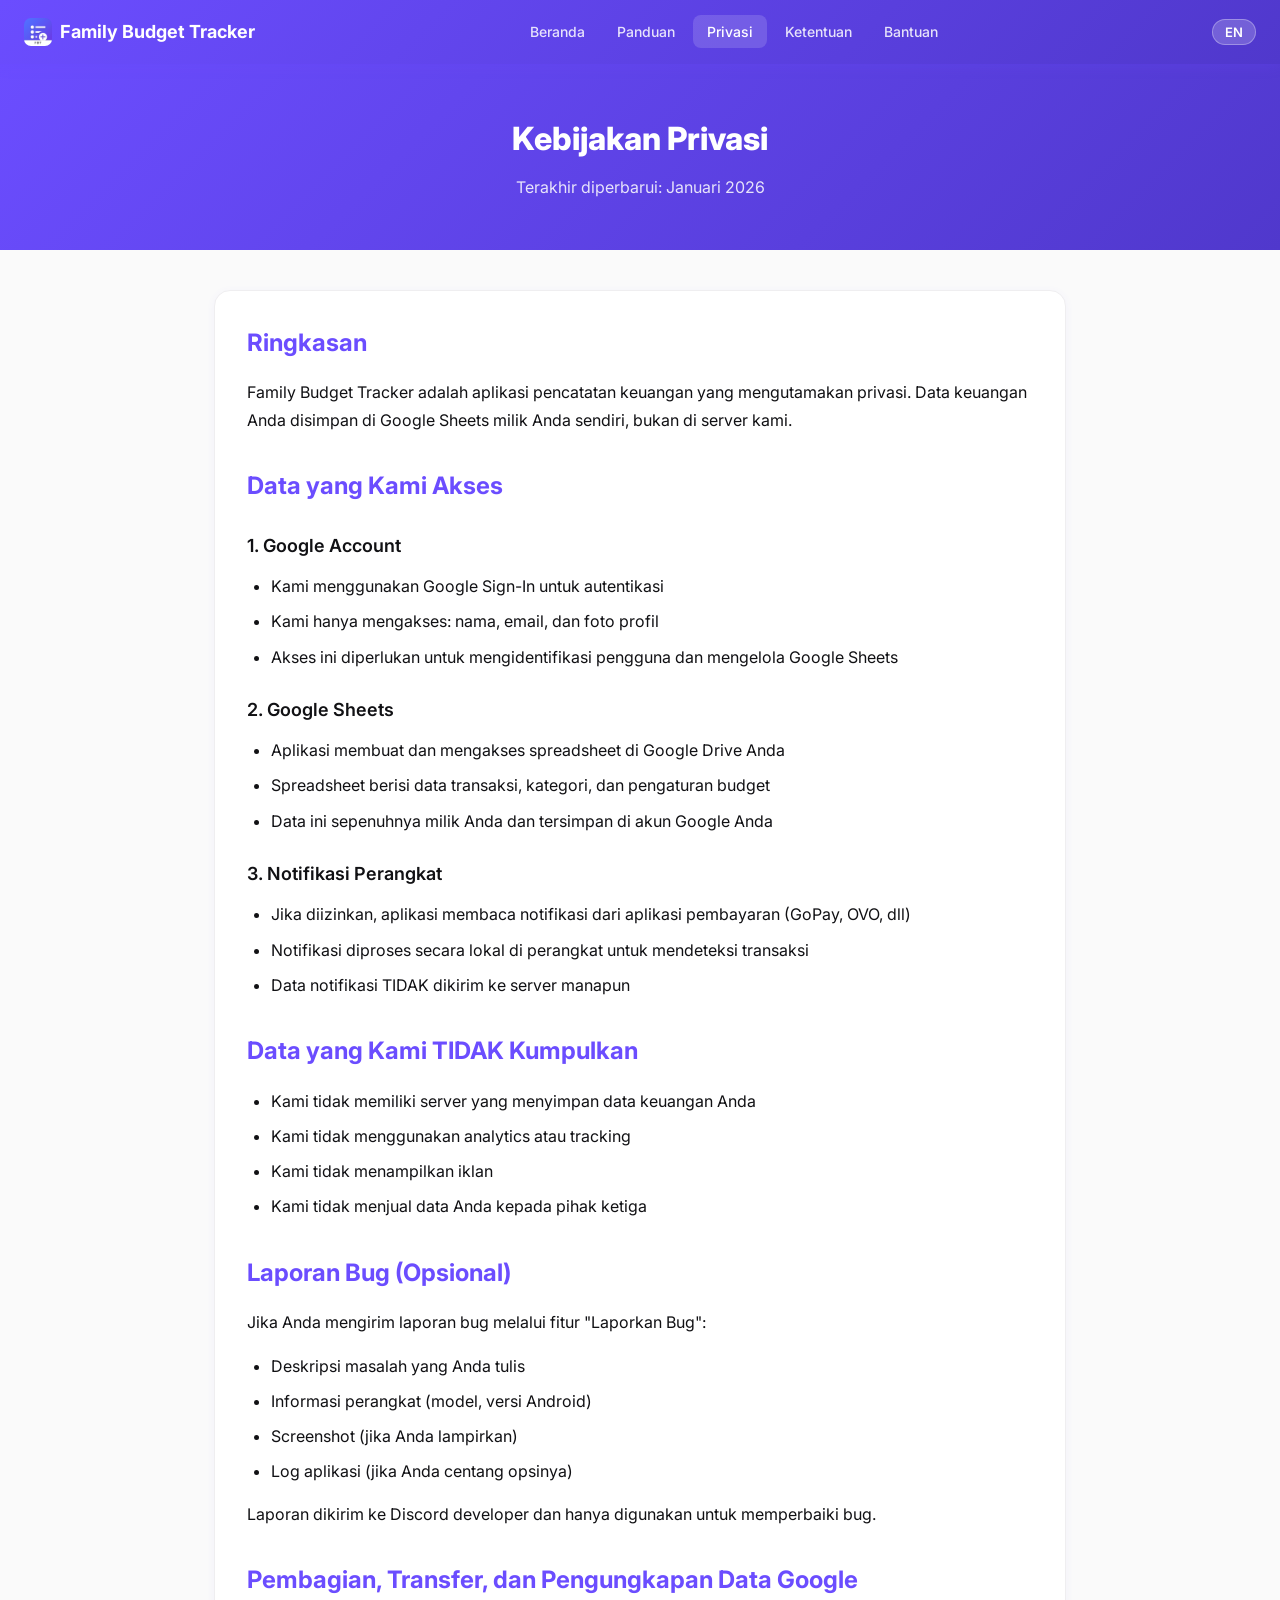
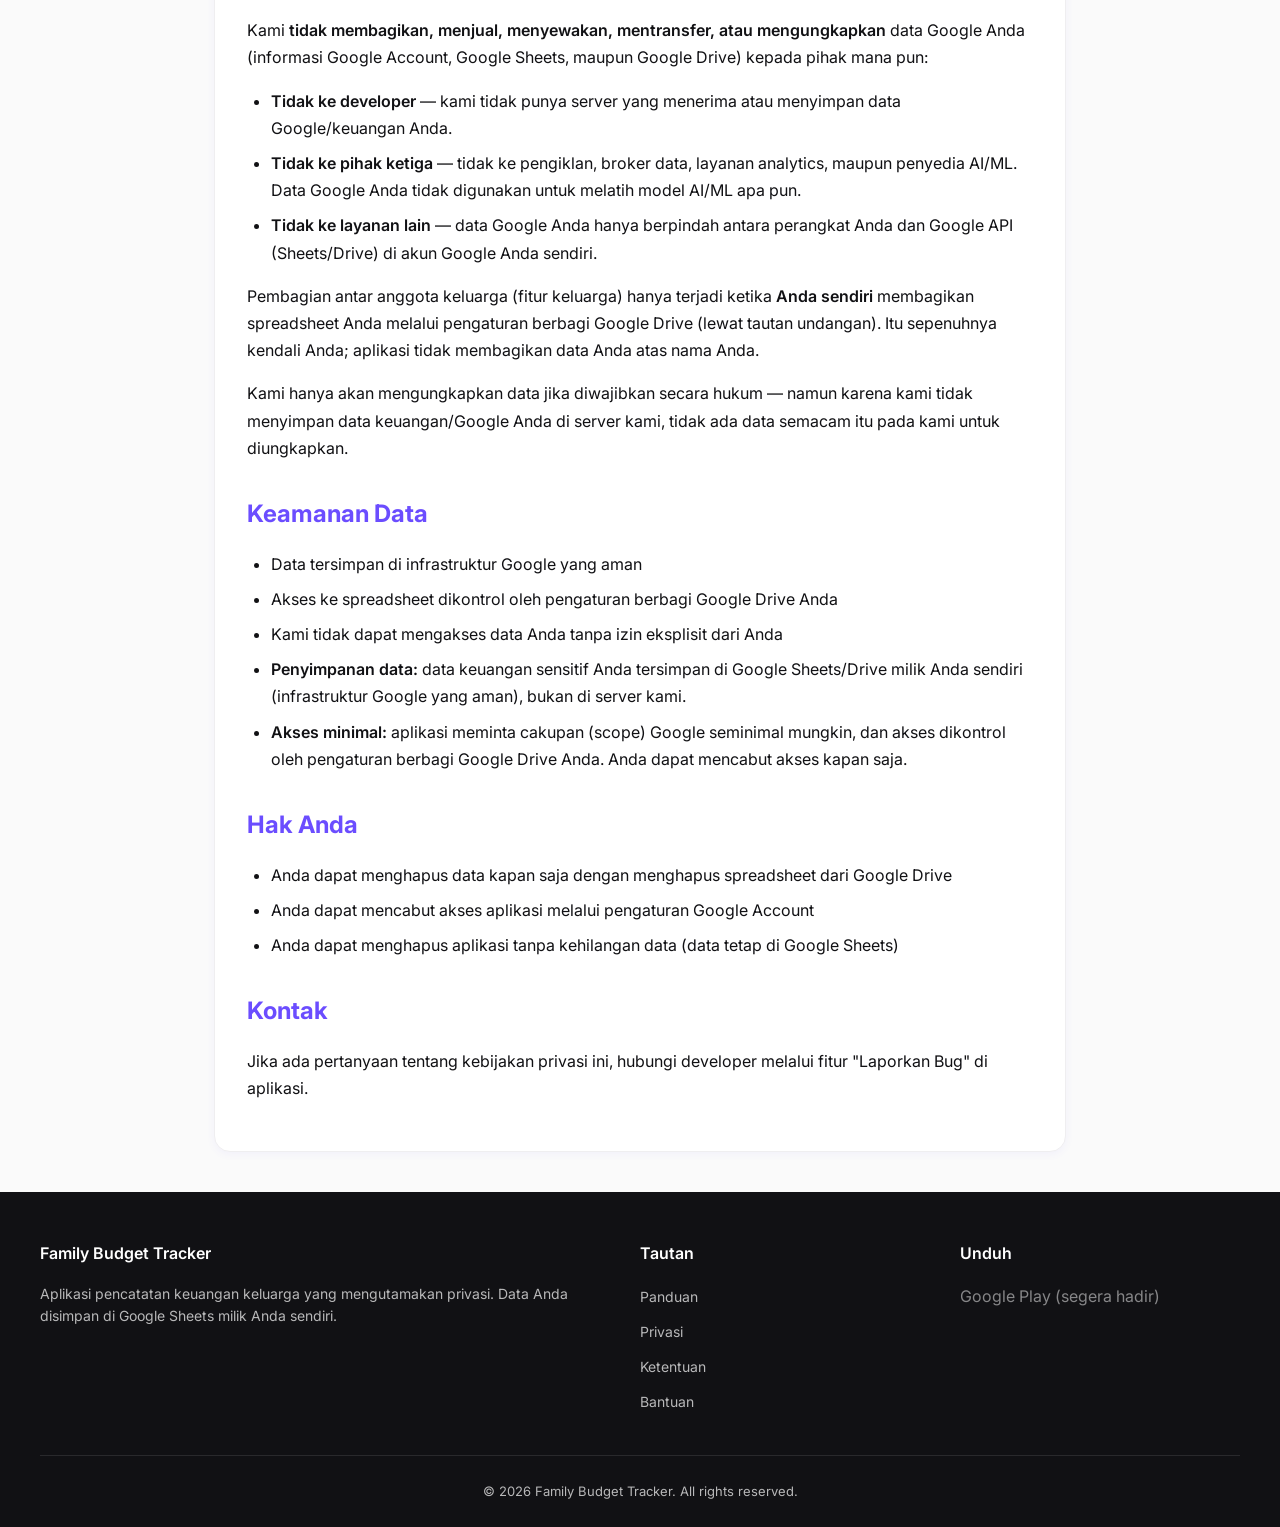
<file: privacy-policy.html>
<!DOCTYPE html>
<html lang="id">
<head>
    <meta charset="UTF-8">
    <meta name="viewport" content="width=device-width, initial-scale=1.0">
    <title>Kebijakan Privasi — Family Budget Tracker</title>
    <meta name="theme-color" content="#6B4DFF">
    <meta name="description" content="Kebijakan privasi Family Budget Tracker. Data keuangan Anda disimpan di Google Sheets milik Anda sendiri, bukan di server kami.">
    <meta name="keywords" content="privacy policy, kebijakan privasi, family budget tracker, google sheets, data privacy">
    <link rel="canonical" href="https://familybudgettracker.app/privacy-policy">
    <meta property="og:type" content="website">
    <meta property="og:title" content="Privacy Policy — Family Budget Tracker">
    <meta property="og:description" content="Your financial data is stored in your own Google Sheets, not on our servers.">
    <meta property="og:url" content="https://familybudgettracker.app/privacy-policy">
    <meta name="twitter:card" content="summary">
    <meta name="twitter:title" content="Privacy Policy — Family Budget Tracker">
    <link rel="icon" type="image/png" sizes="32x32" href="favicon-32.png">
    <link rel="icon" type="image/png" sizes="192x192" href="icon-192.png">
    <link rel="apple-touch-icon" href="apple-touch-icon.png">
    <link href="https://fonts.googleapis.com/css2?family=Inter:wght@400;500;600;700;800&display=swap" rel="stylesheet">
    <link rel="stylesheet" href="styles/common.css">
</head>
<body>

<!-- Navbar -->
<nav class="navbar">
    <a href="index.html" class="navbar-logo"><img src="icon-512.png" alt="" width="28" height="28"> Family Budget Tracker</a>
    <ul class="navbar-links">
        <li><a href="index.html" data-i18n="nav_home">Beranda</a></li>
        <li><a href="user-guide.html" data-i18n="nav_guide">Panduan</a></li>
        <li><a href="privacy-policy" class="active" data-i18n="nav_privacy">Privasi</a></li>
        <li><a href="terms-of-service" data-i18n="nav_tos">Ketentuan</a></li>
        <li><a href="support.html" data-i18n="nav_support">Bantuan</a></li>
    </ul>
    <div class="navbar-actions">
        <button class="lang-toggle" id="langToggle" onclick="toggleLanguage()">EN</button>
    </div>
    <button class="navbar-burger" onclick="toggleNav()" aria-label="Menu">&#9776;</button>
</nav>

<main class="main-content">

    <div class="page-header">
        <h1 data-i18n="pp_title">Kebijakan Privasi</h1>
        <p data-i18n="pp_updated">Terakhir diperbarui: Juni 2026</p>
    </div>

    <div class="container">
        <div class="card prose">

            <h2 data-i18n="pp_summary_h">Ringkasan</h2>
            <p data-i18n="pp_summary">Family Budget Tracker adalah aplikasi pencatatan keuangan yang mengutamakan privasi. Data keuangan Anda disimpan di Google Sheets milik Anda sendiri, bukan di server kami.</p>

            <h2 data-i18n="pp_data_h">Data yang Kami Akses</h2>

            <h3 data-i18n="pp_data1_h">1. Google Account</h3>
            <ul>
                <li data-i18n="pp_data1_1">Kami menggunakan Google Sign-In untuk autentikasi</li>
                <li data-i18n="pp_data1_2">Kami hanya mengakses: nama, email, dan foto profil</li>
                <li data-i18n="pp_data1_3">Akses ini diperlukan untuk mengidentifikasi pengguna dan mengelola Google Sheets</li>
            </ul>

            <h3 data-i18n="pp_data2_h">2. Google Sheets</h3>
            <ul>
                <li data-i18n="pp_data2_1">Aplikasi membuat dan mengakses spreadsheet di Google Drive Anda</li>
                <li data-i18n="pp_data2_2">Spreadsheet berisi data transaksi, kategori, dan pengaturan budget</li>
                <li data-i18n="pp_data2_3">Data ini sepenuhnya milik Anda dan tersimpan di akun Google Anda</li>
            </ul>

            <h3 data-i18n="pp_data3_h">3. Notifikasi Perangkat</h3>
            <ul>
                <li data-i18n="pp_data3_1">Jika diizinkan, aplikasi membaca notifikasi dari aplikasi pembayaran (GoPay, OVO, dll)</li>
                <li data-i18n="pp_data3_2">Notifikasi diproses secara lokal di perangkat untuk mendeteksi transaksi</li>
                <li data-i18n="pp_data3_3">Data notifikasi TIDAK dikirim ke server manapun</li>
            </ul>

            <h2 data-i18n="pp_not_h">Data yang Kami TIDAK Kumpulkan</h2>
            <ul>
                <li data-i18n="pp_not_1">Kami tidak memiliki server yang menyimpan data keuangan Anda</li>
                <li data-i18n="pp_not_2">Kami tidak menggunakan analytics atau tracking</li>
                <li data-i18n="pp_not_3">Kami tidak menampilkan iklan</li>
                <li data-i18n="pp_not_4">Kami tidak menjual data Anda kepada pihak ketiga</li>
            </ul>

            <h2 data-i18n="pp_bug_h">Laporan Bug (Opsional)</h2>
            <p data-i18n="pp_bug_intro">Jika Anda mengirim laporan bug melalui fitur "Laporkan Bug":</p>
            <ul>
                <li data-i18n="pp_bug_1">Deskripsi masalah yang Anda tulis</li>
                <li data-i18n="pp_bug_2">Informasi perangkat (model, versi Android)</li>
                <li data-i18n="pp_bug_3">Screenshot (jika Anda lampirkan)</li>
                <li data-i18n="pp_bug_4">Log aplikasi (jika Anda centang opsinya)</li>
            </ul>
            <p data-i18n="pp_bug_note">Laporan dikirim ke Discord developer dan hanya digunakan untuk memperbaiki bug.</p>

            <h2 data-i18n="pp_share_h">Pembagian, Transfer, dan Pengungkapan Data Google</h2>
            <p data-i18n="pp_share_intro">Kami <strong>tidak membagikan, menjual, menyewakan, mentransfer, atau mengungkapkan</strong> data Google Anda (informasi Google Account, Google Sheets, maupun Google Drive) kepada pihak mana pun:</p>
            <ul>
                <li data-i18n="pp_share_1"><strong>Tidak ke developer</strong> — kami tidak punya server yang menerima atau menyimpan data Google/keuangan Anda.</li>
                <li data-i18n="pp_share_2"><strong>Tidak ke pihak ketiga</strong> — tidak ke pengiklan, broker data, layanan analytics, maupun penyedia AI/ML. Data Google Anda tidak digunakan untuk melatih model AI/ML apa pun.</li>
                <li data-i18n="pp_share_3"><strong>Tidak ke layanan lain</strong> — data Google Anda hanya berpindah antara perangkat Anda dan Google API (Sheets/Drive) di akun Google Anda sendiri.</li>
            </ul>
            <p data-i18n="pp_share_family">Pembagian antar anggota keluarga (fitur keluarga) hanya terjadi ketika <strong>Anda sendiri</strong> membagikan spreadsheet Anda melalui pengaturan berbagi Google Drive (lewat tautan undangan). Itu sepenuhnya kendali Anda; aplikasi tidak membagikan data Anda atas nama Anda.</p>
            <p data-i18n="pp_share_legal">Kami hanya akan mengungkapkan data jika diwajibkan secara hukum — namun karena kami tidak menyimpan data keuangan/Google Anda di server kami, tidak ada data semacam itu pada kami untuk diungkapkan.</p>

            <h2 data-i18n="pp_security_h">Keamanan dan Perlindungan Data</h2>
            <ul>
                <li data-i18n="pp_security_1"><strong>Enkripsi di perangkat:</strong> basis data lokal aplikasi dienkripsi dengan SQLCipher (AES-256). Kunci enkripsi disimpan di penyimpanan aman Android (Android Keystore).</li>
                <li data-i18n="pp_security_2"><strong>Enkripsi saat transit:</strong> semua komunikasi ke Google API menggunakan HTTPS/TLS.</li>
                <li data-i18n="pp_security_3"><strong>Token akses:</strong> token OAuth Google Anda disimpan secara aman di perangkat dan tidak pernah dikirim ke server kami.</li>
                <li data-i18n="pp_security_4"><strong>Penyimpanan data:</strong> data keuangan sensitif Anda tersimpan di Google Sheets/Drive milik Anda sendiri (infrastruktur Google yang aman), bukan di server kami.</li>
                <li data-i18n="pp_security_5"><strong>Akses minimal:</strong> aplikasi meminta cakupan (scope) Google seminimal mungkin, dan akses dikontrol oleh pengaturan berbagi Google Drive Anda. Anda dapat mencabut akses kapan saja.</li>
            </ul>

            <h2 data-i18n="pp_rights_h">Hak Anda</h2>
            <ul>
                <li data-i18n="pp_rights_1">Anda dapat menghapus data kapan saja dengan menghapus spreadsheet dari Google Drive</li>
                <li data-i18n="pp_rights_2">Anda dapat mencabut akses aplikasi melalui pengaturan Google Account</li>
                <li data-i18n="pp_rights_3">Anda dapat menghapus aplikasi tanpa kehilangan data (data tetap di Google Sheets)</li>
            </ul>

            <h2 data-i18n="pp_contact_h">Kontak</h2>
            <p data-i18n="pp_contact">Jika ada pertanyaan tentang kebijakan privasi ini, hubungi developer melalui fitur "Laporkan Bug" di aplikasi.</p>

        </div>
    </div>

</main>

<!-- Footer -->
<footer class="footer">
    <div class="footer-content">
        <div>
            <h3>Family Budget Tracker</h3>
            <p data-i18n="footer_desc">Aplikasi pencatatan keuangan keluarga yang mengutamakan privasi. Data Anda disimpan di Google Sheets milik Anda sendiri.</p>
        </div>
        <div>
            <h3 data-i18n="footer_links">Tautan</h3>
            <ul class="footer-links">
                <li><a href="user-guide.html" data-i18n="nav_guide">Panduan</a></li>
                <li><a href="privacy-policy" data-i18n="nav_privacy">Privasi</a></li>
                <li><a href="terms-of-service" data-i18n="nav_tos">Ketentuan</a></li>
                <li><a href="support.html" data-i18n="nav_support">Bantuan</a></li>
            </ul>
        </div>
        <div>
            <h3 data-i18n="footer_download">Unduh</h3>
            <ul class="footer-links">
                <li><span style="opacity:.7">Google Play (segera hadir)</span></li>
            </ul>
        </div>
    </div>
    <div class="footer-bottom">
        &copy; 2026 Family Budget Tracker. All rights reserved.
    </div>
</footer>

<!-- i18n Data -->
<script>
window.i18n = {
    id: {
        nav_home: 'Beranda', nav_guide: 'Panduan', nav_privacy: 'Privasi', nav_tos: 'Ketentuan', nav_support: 'Bantuan',
        pp_title: 'Kebijakan Privasi',
        pp_updated: 'Terakhir diperbarui: Januari 2026',
        pp_summary_h: 'Ringkasan',
        pp_summary: 'Family Budget Tracker adalah aplikasi pencatatan keuangan yang mengutamakan privasi. Data keuangan Anda disimpan di Google Sheets milik Anda sendiri, bukan di server kami.',
        pp_data_h: 'Data yang Kami Akses',
        pp_data1_h: '1. Google Account',
        pp_data1_1: 'Kami menggunakan Google Sign-In untuk autentikasi',
        pp_data1_2: 'Kami hanya mengakses: nama, email, dan foto profil',
        pp_data1_3: 'Akses ini diperlukan untuk mengidentifikasi pengguna dan mengelola Google Sheets',
        pp_data2_h: '2. Google Sheets',
        pp_data2_1: 'Aplikasi membuat dan mengakses spreadsheet di Google Drive Anda',
        pp_data2_2: 'Spreadsheet berisi data transaksi, kategori, dan pengaturan budget',
        pp_data2_3: 'Data ini sepenuhnya milik Anda dan tersimpan di akun Google Anda',
        pp_data3_h: '3. Notifikasi Perangkat',
        pp_data3_1: 'Jika diizinkan, aplikasi membaca notifikasi dari aplikasi pembayaran (GoPay, OVO, dll)',
        pp_data3_2: 'Notifikasi diproses secara lokal di perangkat untuk mendeteksi transaksi',
        pp_data3_3: 'Data notifikasi TIDAK dikirim ke server manapun',
        pp_not_h: 'Data yang Kami TIDAK Kumpulkan',
        pp_not_1: 'Kami tidak memiliki server yang menyimpan data keuangan Anda',
        pp_not_2: 'Kami tidak menggunakan analytics atau tracking',
        pp_not_3: 'Kami tidak menampilkan iklan',
        pp_not_4: 'Kami tidak menjual data Anda kepada pihak ketiga',
        pp_bug_h: 'Laporan Bug (Opsional)',
        pp_bug_intro: 'Jika Anda mengirim laporan bug melalui fitur "Laporkan Bug":',
        pp_bug_1: 'Deskripsi masalah yang Anda tulis',
        pp_bug_2: 'Informasi perangkat (model, versi Android)',
        pp_bug_3: 'Screenshot (jika Anda lampirkan)',
        pp_bug_4: 'Log aplikasi (jika Anda centang opsinya)',
        pp_bug_note: 'Laporan dikirim ke Discord developer dan hanya digunakan untuk memperbaiki bug.',
        pp_security_h: 'Keamanan Data',
        pp_security_1: 'Data tersimpan di infrastruktur Google yang aman',
        pp_security_2: 'Akses ke spreadsheet dikontrol oleh pengaturan berbagi Google Drive Anda',
        pp_security_3: 'Kami tidak dapat mengakses data Anda tanpa izin eksplisit dari Anda',
        pp_rights_h: 'Hak Anda',
        pp_rights_1: 'Anda dapat menghapus data kapan saja dengan menghapus spreadsheet dari Google Drive',
        pp_rights_2: 'Anda dapat mencabut akses aplikasi melalui pengaturan Google Account',
        pp_rights_3: 'Anda dapat menghapus aplikasi tanpa kehilangan data (data tetap di Google Sheets)',
        pp_contact_h: 'Kontak',
        pp_contact: 'Jika ada pertanyaan tentang kebijakan privasi ini, hubungi developer melalui fitur "Laporkan Bug" di aplikasi.',
        footer_desc: 'Aplikasi pencatatan keuangan keluarga yang mengutamakan privasi. Data Anda disimpan di Google Sheets milik Anda sendiri.',
        footer_links: 'Tautan', footer_download: 'Unduh'
    },
    en: {
        nav_home: 'Home', nav_guide: 'User Guide', nav_privacy: 'Privacy', nav_tos: 'Terms', nav_support: 'Support',
        pp_title: 'Privacy Policy',
        pp_updated: 'Last updated: January 2026',
        pp_summary_h: 'Summary',
        pp_summary: 'Family Budget Tracker is a privacy-first financial tracking app. Your financial data is stored in your own Google Sheets, not on our servers.',
        pp_data_h: 'Data We Access',
        pp_data1_h: '1. Google Account',
        pp_data1_1: 'We use Google Sign-In for authentication',
        pp_data1_2: 'We only access: name, email, and profile photo',
        pp_data1_3: 'This access is required to identify users and manage Google Sheets',
        pp_data2_h: '2. Google Sheets',
        pp_data2_1: 'The app creates and accesses spreadsheets in your Google Drive',
        pp_data2_2: 'Spreadsheets contain transaction data, categories, and budget settings',
        pp_data2_3: 'This data is entirely yours and stored in your Google account',
        pp_data3_h: '3. Device Notifications',
        pp_data3_1: 'If permitted, the app reads notifications from payment apps (GoPay, OVO, etc.)',
        pp_data3_2: 'Notifications are processed locally on your device to detect transactions',
        pp_data3_3: 'Notification data is NOT sent to any server',
        pp_not_h: 'Data We DO NOT Collect',
        pp_not_1: 'We do not have servers storing your financial data',
        pp_not_2: 'We do not use analytics or tracking',
        pp_not_3: 'We do not display advertisements',
        pp_not_4: 'We do not sell your data to third parties',
        pp_bug_h: 'Bug Reports (Optional)',
        pp_bug_intro: 'If you submit a bug report through the "Report Bug" feature:',
        pp_bug_1: 'The problem description you write',
        pp_bug_2: 'Device information (model, Android version)',
        pp_bug_3: 'Screenshot (if you attach one)',
        pp_bug_4: 'App logs (if you check the option)',
        pp_bug_note: 'Reports are sent to the developer\'s Discord and only used to fix bugs.',
        pp_security_h: 'Data Security',
        pp_security_1: 'Data is stored on Google\'s secure infrastructure',
        pp_security_2: 'Access to spreadsheets is controlled by your Google Drive sharing settings',
        pp_security_3: 'We cannot access your data without your explicit permission',
        pp_rights_h: 'Your Rights',
        pp_rights_1: 'You can delete your data anytime by deleting the spreadsheet from Google Drive',
        pp_rights_2: 'You can revoke app access through Google Account settings',
        pp_rights_3: 'You can uninstall the app without losing data (data remains in Google Sheets)',
        pp_contact_h: 'Contact',
        pp_contact: 'If you have questions about this privacy policy, contact the developer through the "Report Bug" feature in the app.',
        footer_desc: 'A privacy-first family financial tracking app. Your data is stored in your own Google Sheets.',
        footer_links: 'Links', footer_download: 'Download'
    }
};
</script>
<script src="js/common.js"></script>

</body>
</html>
</file>
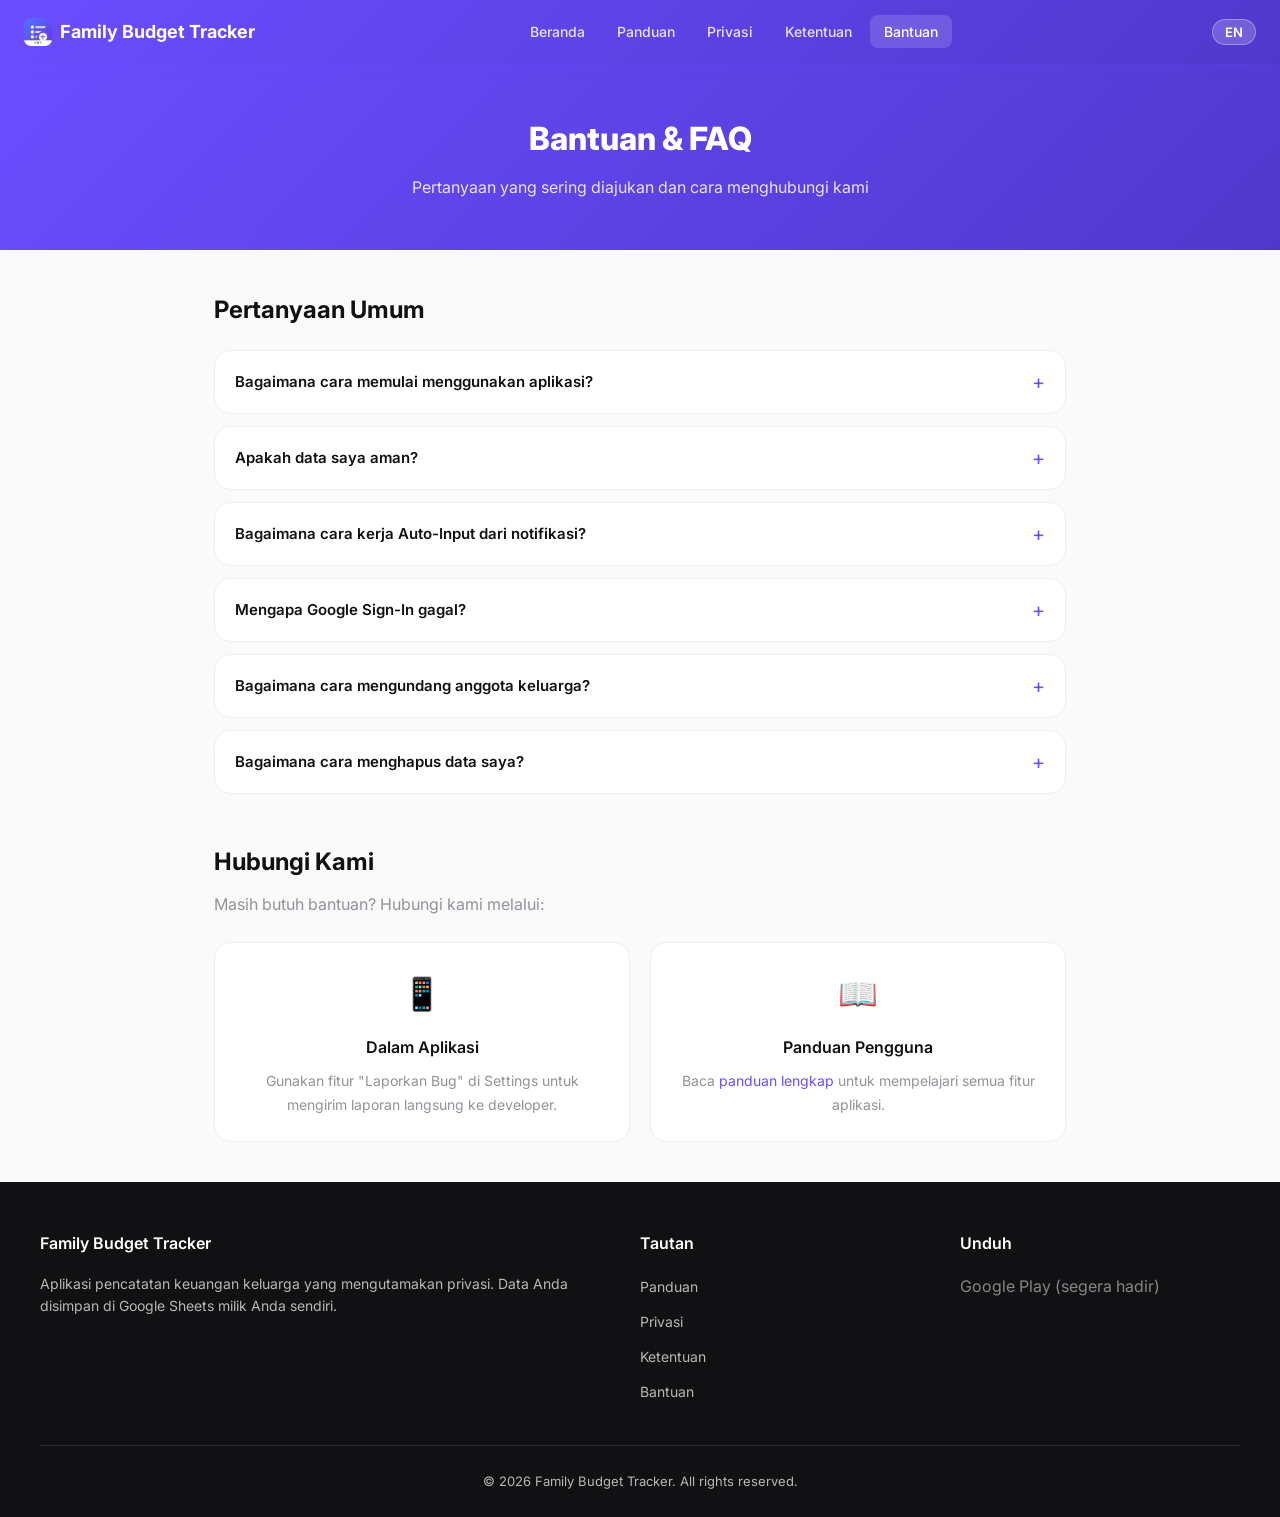
<file: support.html>
<!DOCTYPE html>
<html lang="id">
<head>
    <meta charset="UTF-8">
    <meta name="viewport" content="width=device-width, initial-scale=1.0">
    <title>Bantuan & FAQ — Family Budget Tracker</title>
    <meta name="theme-color" content="#6B4DFF">
    <meta name="description" content="FAQ dan bantuan untuk aplikasi Family Budget Tracker. Cara memulai, keamanan data, auto-input notifikasi, dan troubleshooting.">
    <meta name="keywords" content="FAQ, bantuan, help, family budget tracker, troubleshooting, cara pakai">
    <link rel="canonical" href="https://familybudgettracker.app/support.html">
    <meta property="og:type" content="website">
    <meta property="og:title" content="Help & FAQ — Family Budget Tracker">
    <meta property="og:description" content="Frequently asked questions and support for Family Budget Tracker app.">
    <meta property="og:url" content="https://familybudgettracker.app/support.html">
    <meta name="twitter:card" content="summary">
    <meta name="twitter:title" content="Help & FAQ — Family Budget Tracker">
    <link rel="icon" type="image/png" sizes="32x32" href="favicon-32.png">
    <link rel="icon" type="image/png" sizes="192x192" href="icon-192.png">
    <link rel="apple-touch-icon" href="apple-touch-icon.png">
    <link href="https://fonts.googleapis.com/css2?family=Inter:wght@400;500;600;700;800&display=swap" rel="stylesheet">
    <link rel="stylesheet" href="styles/common.css">
    <style>
        .faq-item {
            border: 1px solid var(--border);
            border-radius: var(--radius);
            margin-bottom: 12px;
            overflow: hidden;
            background: var(--bg-card);
        }

        .faq-question {
            width: 100%;
            padding: 16px 20px;
            background: none;
            border: none;
            text-align: left;
            font-size: 15px;
            font-weight: 600;
            color: var(--text);
            cursor: pointer;
            display: flex;
            justify-content: space-between;
            align-items: center;
            font-family: inherit;
            line-height: 1.5;
        }

        .faq-question:hover { background: var(--primary-bg); }

        .faq-question::after {
            content: '+';
            font-size: 20px;
            font-weight: 400;
            color: var(--primary);
            flex-shrink: 0;
            margin-left: 16px;
            transition: transform 0.2s;
        }

        .faq-item.open .faq-question::after {
            content: '-';
        }

        .faq-answer {
            display: none;
            padding: 0 20px 16px;
            color: var(--text-secondary);
            font-size: 14px;
            line-height: 1.7;
        }

        .faq-item.open .faq-answer { display: block; }

        .contact-grid {
            display: grid;
            grid-template-columns: repeat(2, 1fr);
            gap: 20px;
            margin-top: 24px;
        }

        .contact-card {
            background: var(--bg-card);
            border: 1px solid var(--border);
            border-radius: var(--radius);
            padding: 24px;
            text-align: center;
        }

        .contact-icon { font-size: 32px; margin-bottom: 12px; }
        .contact-card h3 { font-size: 16px; font-weight: 600; margin-bottom: 8px; }
        .contact-card p { font-size: 14px; color: var(--text-secondary); }

        @media (max-width: 768px) {
            .contact-grid { grid-template-columns: 1fr; }
        }
    </style>
</head>
<body>

<!-- Navbar -->
<nav class="navbar">
    <a href="index.html" class="navbar-logo"><img src="icon-512.png" alt="" width="28" height="28"> Family Budget Tracker</a>
    <ul class="navbar-links">
        <li><a href="index.html" data-i18n="nav_home">Beranda</a></li>
        <li><a href="user-guide.html" data-i18n="nav_guide">Panduan</a></li>
        <li><a href="privacy-policy" data-i18n="nav_privacy">Privasi</a></li>
        <li><a href="terms-of-service" data-i18n="nav_tos">Ketentuan</a></li>
        <li><a href="support.html" class="active" data-i18n="nav_support">Bantuan</a></li>
    </ul>
    <div class="navbar-actions">
        <button class="lang-toggle" id="langToggle" onclick="toggleLanguage()">EN</button>
    </div>
    <button class="navbar-burger" onclick="toggleNav()" aria-label="Menu">&#9776;</button>
</nav>

<main class="main-content">

    <div class="page-header">
        <h1 data-i18n="sup_title">Bantuan & FAQ</h1>
        <p data-i18n="sup_subtitle">Pertanyaan yang sering diajukan dan cara menghubungi kami</p>
    </div>

    <div class="container">

        <!-- FAQ Section -->
        <h2 style="font-size:24px;font-weight:700;margin-bottom:20px;" data-i18n="faq_h">Pertanyaan Umum</h2>

        <div class="faq-item">
            <button class="faq-question" onclick="toggleFaq(this)" data-i18n="faq1_q">Bagaimana cara memulai menggunakan aplikasi?</button>
            <div class="faq-answer" data-i18n="faq1_a">Download aplikasi dari Google Play Store, lalu login dengan akun Google Anda. Aplikasi akan otomatis membuat spreadsheet di Google Drive Anda untuk menyimpan data keuangan. Baca <a href="user-guide.html">Panduan Pengguna</a> untuk langkah lengkap.</div>
        </div>

        <div class="faq-item">
            <button class="faq-question" onclick="toggleFaq(this)" data-i18n="faq2_q">Apakah data saya aman?</button>
            <div class="faq-answer" data-i18n="faq2_a">Ya, sangat aman. Data keuangan Anda disimpan di Google Sheets milik Anda sendiri, bukan di server kami. Kami tidak memiliki akses ke data Anda tanpa izin. Baca <a href="privacy-policy">Kebijakan Privasi</a> untuk detail lengkap.</div>
        </div>

        <div class="faq-item">
            <button class="faq-question" onclick="toggleFaq(this)" data-i18n="faq3_q">Bagaimana cara kerja Auto-Input dari notifikasi?</button>
            <div class="faq-answer" data-i18n="faq3_a">Setelah Anda mengizinkan akses notifikasi, aplikasi akan membaca notifikasi dari bank dan e-wallet (BCA, GoPay, OVO, DANA, dll). Transaksi terdeteksi secara otomatis dan masuk sebagai pending. Anda bisa review dan confirm sebelum disimpan. Semua proses dilakukan lokal di perangkat.</div>
        </div>

        <div class="faq-item">
            <button class="faq-question" onclick="toggleFaq(this)" data-i18n="faq4_q">Mengapa Google Sign-In gagal?</button>
            <div class="faq-answer" data-i18n="faq4_a">Pastikan: (1) Google Play Services sudah terupdate, (2) Koneksi internet stabil, (3) Coba tutup dan buka ulang aplikasi. Jika masih gagal, coba clear data aplikasi dari Settings &rarr; Apps &rarr; Family Budget Tracker &rarr; Clear Data, lalu login ulang.</div>
        </div>

        <div class="faq-item">
            <button class="faq-question" onclick="toggleFaq(this)" data-i18n="faq5_q">Bagaimana cara mengundang anggota keluarga?</button>
            <div class="faq-answer" data-i18n="faq5_a">Buka Settings &rarr; Kelola Keluarga &rarr; Undang Anggota. Masukkan email Google anggota keluarga. Mereka akan mendapat akses ke spreadsheet yang sama. Setiap anggota bisa mencatat pengeluaran masing-masing.</div>
        </div>

        <div class="faq-item">
            <button class="faq-question" onclick="toggleFaq(this)" data-i18n="faq6_q">Bagaimana cara menghapus data saya?</button>
            <div class="faq-answer" data-i18n="faq6_a">Anda bisa: (1) Hapus spreadsheet langsung dari Google Drive, (2) Clear data aplikasi dari Settings Android, (3) Cabut akses aplikasi dari Google Account &rarr; Security &rarr; Third-party apps. Data di Google Sheets sepenuhnya milik Anda.</div>
        </div>

        <!-- Contact Section -->
        <h2 style="font-size:24px;font-weight:700;margin-top:48px;margin-bottom:8px;" data-i18n="contact_h">Hubungi Kami</h2>
        <p style="color:var(--text-secondary);margin-bottom:20px;" data-i18n="contact_subtitle">Masih butuh bantuan? Hubungi kami melalui:</p>

        <div class="contact-grid">
            <div class="contact-card">
                <div class="contact-icon">📱</div>
                <h3 data-i18n="contact_inapp_h">Dalam Aplikasi</h3>
                <p data-i18n="contact_inapp">Gunakan fitur "Laporkan Bug" di Settings untuk mengirim laporan langsung ke developer.</p>
            </div>
            <div class="contact-card">
                <div class="contact-icon">📖</div>
                <h3 data-i18n="contact_guide_h">Panduan Pengguna</h3>
                <p data-i18n="contact_guide">Baca <a href="user-guide.html">panduan lengkap</a> untuk mempelajari semua fitur aplikasi.</p>
            </div>
        </div>

    </div>

</main>

<!-- Footer -->
<footer class="footer">
    <div class="footer-content">
        <div>
            <h3>Family Budget Tracker</h3>
            <p data-i18n="footer_desc">Aplikasi pencatatan keuangan keluarga yang mengutamakan privasi. Data Anda disimpan di Google Sheets milik Anda sendiri.</p>
        </div>
        <div>
            <h3 data-i18n="footer_links">Tautan</h3>
            <ul class="footer-links">
                <li><a href="user-guide.html" data-i18n="nav_guide">Panduan</a></li>
                <li><a href="privacy-policy" data-i18n="nav_privacy">Privasi</a></li>
                <li><a href="terms-of-service" data-i18n="nav_tos">Ketentuan</a></li>
                <li><a href="support.html" data-i18n="nav_support">Bantuan</a></li>
            </ul>
        </div>
        <div>
            <h3 data-i18n="footer_download">Unduh</h3>
            <ul class="footer-links">
                <li><span style="opacity:.7">Google Play (segera hadir)</span></li>
            </ul>
        </div>
    </div>
    <div class="footer-bottom">
        &copy; 2026 Family Budget Tracker. All rights reserved.
    </div>
</footer>

<!-- i18n Data -->
<script>
window.i18n = {
    id: {
        nav_home: 'Beranda', nav_guide: 'Panduan', nav_privacy: 'Privasi', nav_tos: 'Ketentuan', nav_support: 'Bantuan',
        sup_title: 'Bantuan & FAQ',
        sup_subtitle: 'Pertanyaan yang sering diajukan dan cara menghubungi kami',
        faq_h: 'Pertanyaan Umum',
        faq1_q: 'Bagaimana cara memulai menggunakan aplikasi?',
        faq1_a: 'Download aplikasi dari Google Play Store, lalu login dengan akun Google Anda. Aplikasi akan otomatis membuat spreadsheet di Google Drive Anda untuk menyimpan data keuangan. Baca <a href="user-guide.html">Panduan Pengguna</a> untuk langkah lengkap.',
        faq2_q: 'Apakah data saya aman?',
        faq2_a: 'Ya, sangat aman. Data keuangan Anda disimpan di Google Sheets milik Anda sendiri, bukan di server kami. Kami tidak memiliki akses ke data Anda tanpa izin. Baca <a href="privacy-policy">Kebijakan Privasi</a> untuk detail lengkap.',
        faq3_q: 'Bagaimana cara kerja Auto-Input dari notifikasi?',
        faq3_a: 'Setelah Anda mengizinkan akses notifikasi, aplikasi akan membaca notifikasi dari bank dan e-wallet (BCA, GoPay, OVO, DANA, dll). Transaksi terdeteksi secara otomatis dan masuk sebagai pending. Anda bisa review dan confirm sebelum disimpan. Semua proses dilakukan lokal di perangkat.',
        faq4_q: 'Mengapa Google Sign-In gagal?',
        faq4_a: 'Pastikan: (1) Google Play Services sudah terupdate, (2) Koneksi internet stabil, (3) Coba tutup dan buka ulang aplikasi. Jika masih gagal, coba clear data aplikasi dari Settings &rarr; Apps &rarr; Family Budget Tracker &rarr; Clear Data, lalu login ulang.',
        faq5_q: 'Bagaimana cara mengundang anggota keluarga?',
        faq5_a: 'Buka Settings &rarr; Kelola Keluarga &rarr; Undang Anggota. Masukkan email Google anggota keluarga. Mereka akan mendapat akses ke spreadsheet yang sama. Setiap anggota bisa mencatat pengeluaran masing-masing.',
        faq6_q: 'Bagaimana cara menghapus data saya?',
        faq6_a: 'Anda bisa: (1) Hapus spreadsheet langsung dari Google Drive, (2) Clear data aplikasi dari Settings Android, (3) Cabut akses aplikasi dari Google Account &rarr; Security &rarr; Third-party apps. Data di Google Sheets sepenuhnya milik Anda.',
        contact_h: 'Hubungi Kami',
        contact_subtitle: 'Masih butuh bantuan? Hubungi kami melalui:',
        contact_inapp_h: 'Dalam Aplikasi',
        contact_inapp: 'Gunakan fitur "Laporkan Bug" di Settings untuk mengirim laporan langsung ke developer.',
        contact_guide_h: 'Panduan Pengguna',
        contact_guide: 'Baca <a href="user-guide.html">panduan lengkap</a> untuk mempelajari semua fitur aplikasi.',
        footer_desc: 'Aplikasi pencatatan keuangan keluarga yang mengutamakan privasi. Data Anda disimpan di Google Sheets milik Anda sendiri.',
        footer_links: 'Tautan', footer_download: 'Unduh'
    },
    en: {
        nav_home: 'Home', nav_guide: 'User Guide', nav_privacy: 'Privacy', nav_tos: 'Terms', nav_support: 'Support',
        sup_title: 'Help & FAQ',
        sup_subtitle: 'Frequently asked questions and how to contact us',
        faq_h: 'Frequently Asked Questions',
        faq1_q: 'How do I get started with the app?',
        faq1_a: 'Download the app from Google Play Store, then sign in with your Google account. The app will automatically create a spreadsheet in your Google Drive to store your financial data. Read the <a href="user-guide.html">User Guide</a> for complete steps.',
        faq2_q: 'Is my data safe?',
        faq2_a: 'Yes, very safe. Your financial data is stored in your own Google Sheets, not on our servers. We do not have access to your data without permission. Read the <a href="privacy-policy">Privacy Policy</a> for full details.',
        faq3_q: 'How does Auto-Input from notifications work?',
        faq3_a: 'After you allow notification access, the app reads notifications from banks and e-wallets (BCA, GoPay, OVO, DANA, etc.). Transactions are automatically detected and added as pending. You can review and confirm before saving. All processing is done locally on your device.',
        faq4_q: 'Why is Google Sign-In failing?',
        faq4_a: 'Make sure: (1) Google Play Services is updated, (2) Internet connection is stable, (3) Try closing and reopening the app. If it still fails, try clearing app data from Settings &rarr; Apps &rarr; Family Budget Tracker &rarr; Clear Data, then sign in again.',
        faq5_q: 'How do I invite family members?',
        faq5_a: 'Go to Settings &rarr; Manage Family &rarr; Invite Member. Enter the Google email of your family member. They will get access to the same spreadsheet. Each member can record their own expenses.',
        faq6_q: 'How do I delete my data?',
        faq6_a: 'You can: (1) Delete the spreadsheet directly from Google Drive, (2) Clear app data from Android Settings, (3) Revoke app access from Google Account &rarr; Security &rarr; Third-party apps. Data in Google Sheets is entirely yours.',
        contact_h: 'Contact Us',
        contact_subtitle: 'Still need help? Reach us through:',
        contact_inapp_h: 'In-App',
        contact_inapp: 'Use the "Report Bug" feature in Settings to send a report directly to the developer.',
        contact_guide_h: 'User Guide',
        contact_guide: 'Read the <a href="user-guide.html">complete guide</a> to learn all app features.',
        footer_desc: 'A privacy-first family financial tracking app. Your data is stored in your own Google Sheets.',
        footer_links: 'Links', footer_download: 'Download'
    }
};
</script>
<script src="js/common.js"></script>
<!-- FAQ Structured Data -->
<script type="application/ld+json">
{
    "@context": "https://schema.org",
    "@type": "FAQPage",
    "mainEntity": [
        {
            "@type": "Question",
            "name": "How do I get started with Family Budget Tracker?",
            "acceptedAnswer": { "@type": "Answer", "text": "Download the app from Google Play Store, then sign in with your Google account. The app will automatically create a spreadsheet in your Google Drive to store your financial data." }
        },
        {
            "@type": "Question",
            "name": "Is my data safe?",
            "acceptedAnswer": { "@type": "Answer", "text": "Yes. Your financial data is stored in your own Google Sheets, not on our servers. We do not have access to your data without permission." }
        },
        {
            "@type": "Question",
            "name": "How does Auto-Input from notifications work?",
            "acceptedAnswer": { "@type": "Answer", "text": "After you allow notification access, the app reads notifications from banks and e-wallets (BCA, GoPay, OVO, DANA, etc.). Transactions are detected automatically and processed locally on your device." }
        },
        {
            "@type": "Question",
            "name": "Why is Google Sign-In failing?",
            "acceptedAnswer": { "@type": "Answer", "text": "Make sure Google Play Services is updated, internet connection is stable, and try restarting the app. If it still fails, clear app data and sign in again." }
        },
        {
            "@type": "Question",
            "name": "How do I invite family members?",
            "acceptedAnswer": { "@type": "Answer", "text": "Go to Settings, Manage Family, Invite Member. Enter the Google email of your family member. They will get access to the same spreadsheet." }
        },
        {
            "@type": "Question",
            "name": "How do I delete my data?",
            "acceptedAnswer": { "@type": "Answer", "text": "Delete the spreadsheet from Google Drive, clear app data from Android Settings, or revoke app access from Google Account Security settings." }
        }
    ]
}
</script>
<script>
function toggleFaq(btn) {
    var item = btn.parentElement;
    item.classList.toggle('open');
}
</script>

</body>
</html>
</file>
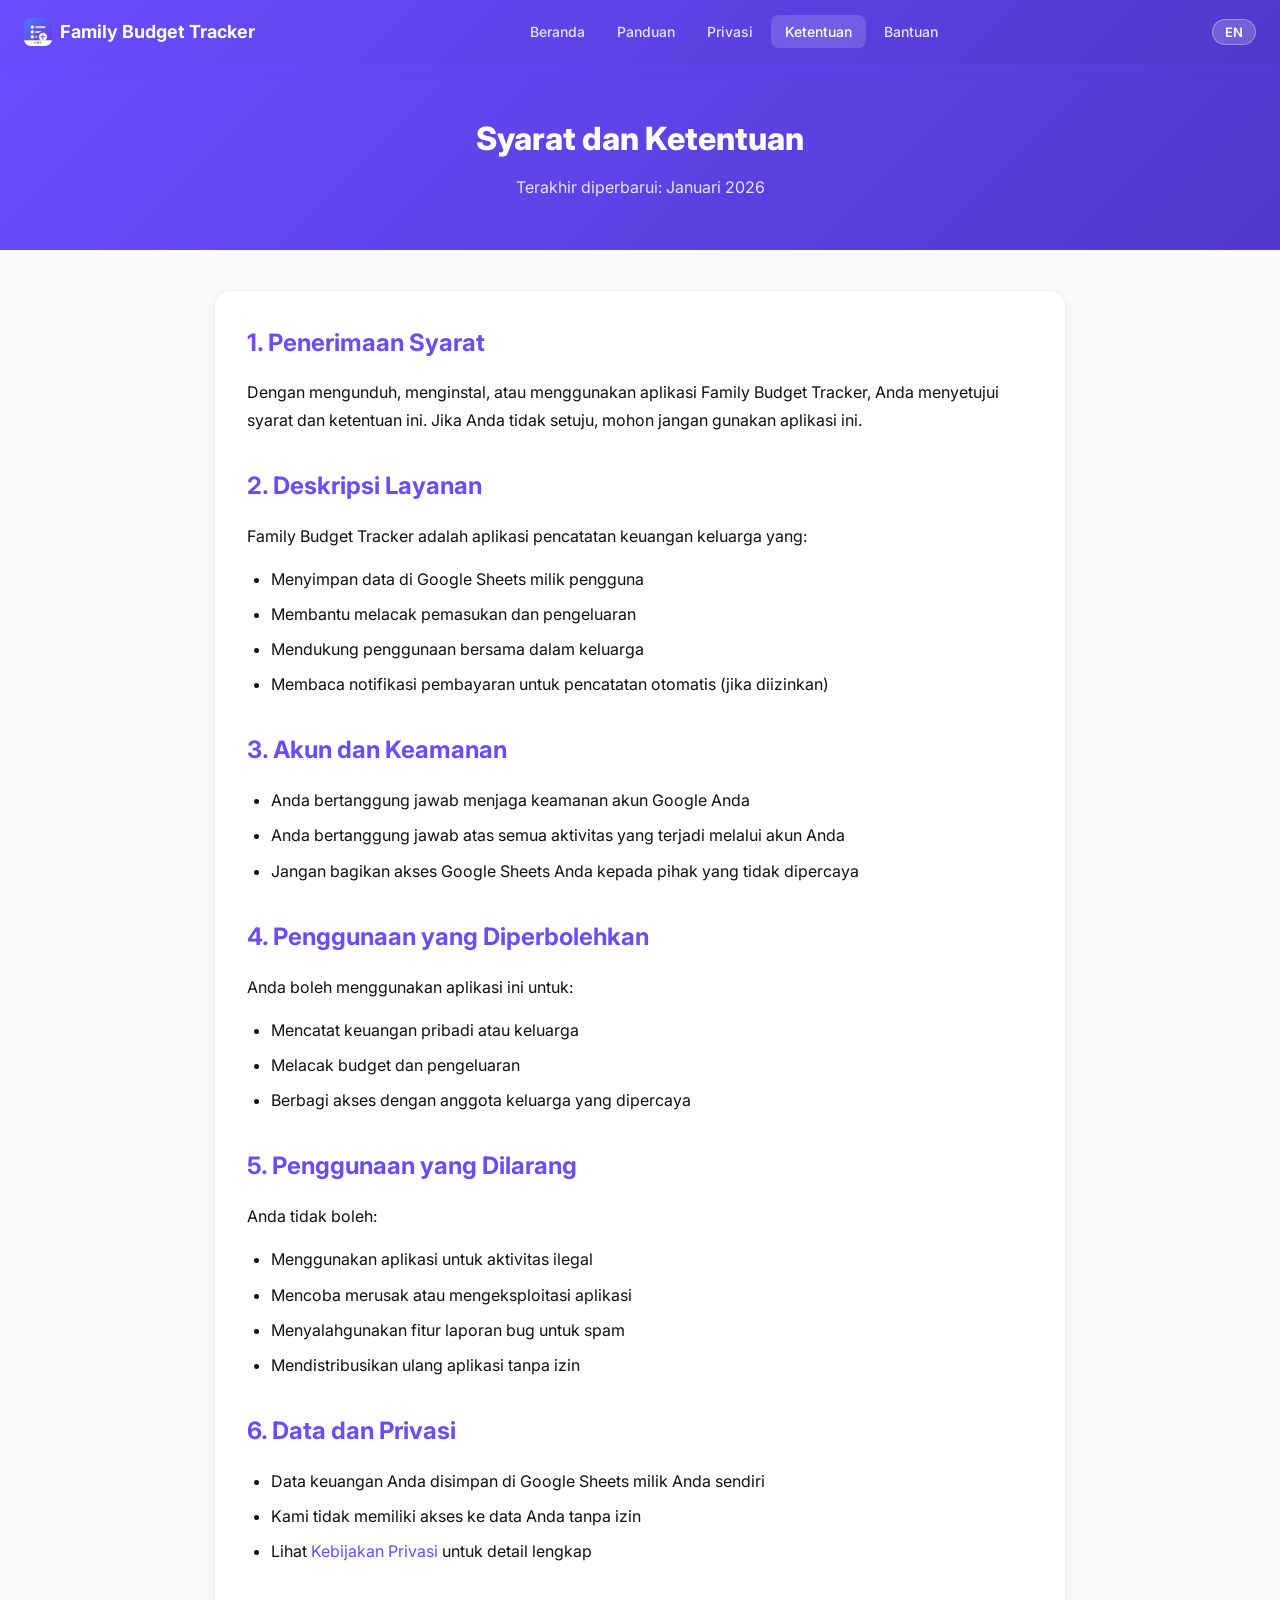
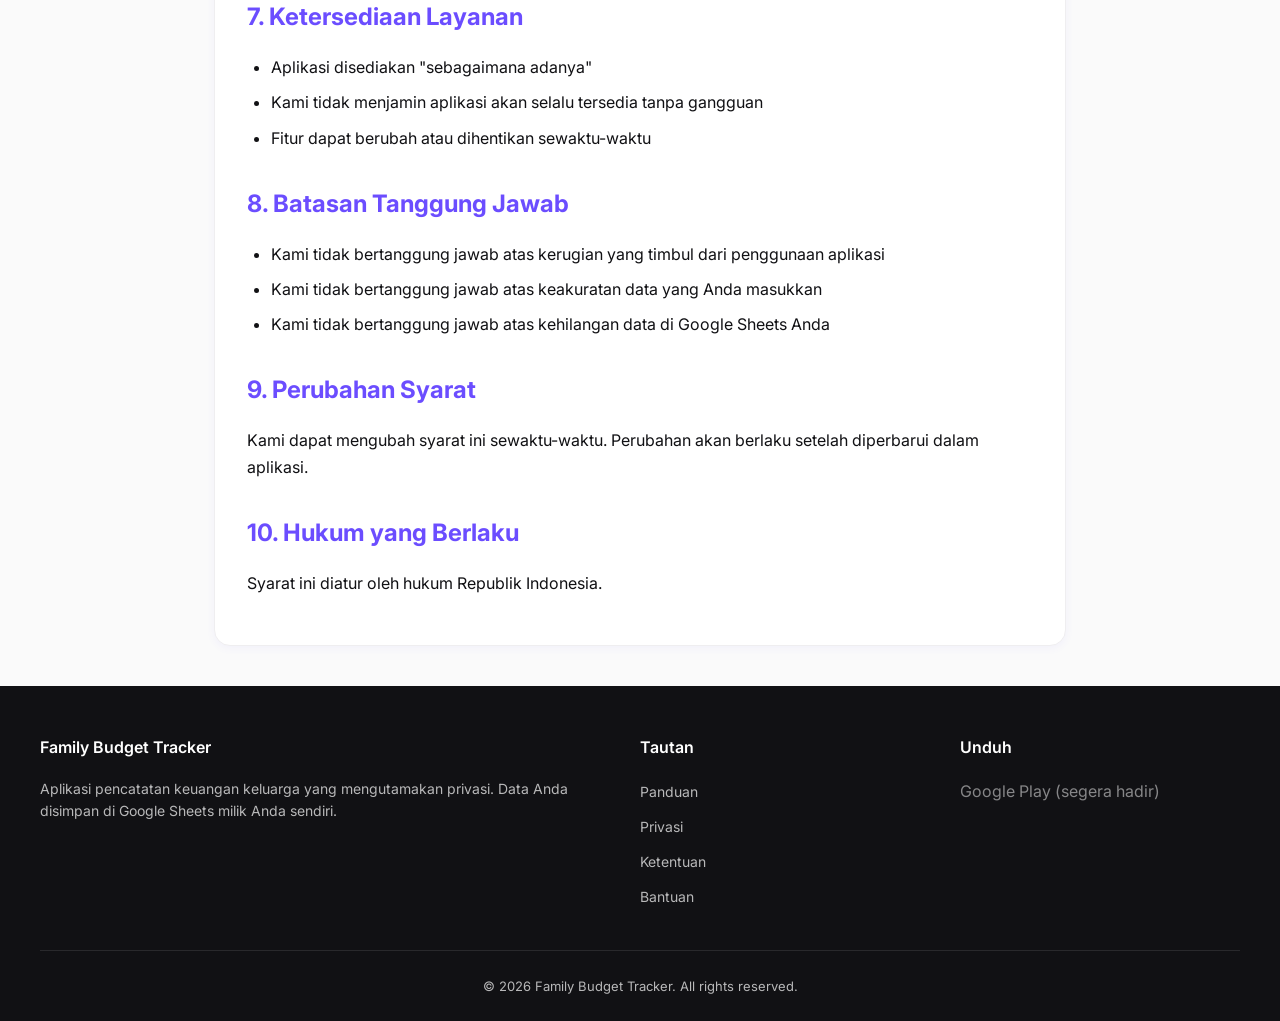
<file: terms-of-service.html>
<!DOCTYPE html>
<html lang="id">
<head>
    <meta charset="UTF-8">
    <meta name="viewport" content="width=device-width, initial-scale=1.0">
    <title>Syarat dan Ketentuan — Family Budget Tracker</title>
    <meta name="theme-color" content="#6B4DFF">
    <meta name="description" content="Syarat dan ketentuan penggunaan aplikasi Family Budget Tracker. Baca sebelum menggunakan aplikasi.">
    <meta name="keywords" content="terms of service, syarat ketentuan, family budget tracker">
    <link rel="canonical" href="https://familybudgettracker.app/terms-of-service">
    <meta property="og:type" content="website">
    <meta property="og:title" content="Terms of Service — Family Budget Tracker">
    <meta property="og:description" content="Terms and conditions for using Family Budget Tracker app.">
    <meta property="og:url" content="https://familybudgettracker.app/terms-of-service">
    <meta name="twitter:card" content="summary">
    <meta name="twitter:title" content="Terms of Service — Family Budget Tracker">
    <link rel="icon" type="image/png" sizes="32x32" href="favicon-32.png">
    <link rel="icon" type="image/png" sizes="192x192" href="icon-192.png">
    <link rel="apple-touch-icon" href="apple-touch-icon.png">
    <link href="https://fonts.googleapis.com/css2?family=Inter:wght@400;500;600;700;800&display=swap" rel="stylesheet">
    <link rel="stylesheet" href="styles/common.css">
</head>
<body>

<!-- Navbar -->
<nav class="navbar">
    <a href="index.html" class="navbar-logo"><img src="icon-512.png" alt="" width="28" height="28"> Family Budget Tracker</a>
    <ul class="navbar-links">
        <li><a href="index.html" data-i18n="nav_home">Beranda</a></li>
        <li><a href="user-guide.html" data-i18n="nav_guide">Panduan</a></li>
        <li><a href="privacy-policy" data-i18n="nav_privacy">Privasi</a></li>
        <li><a href="terms-of-service" class="active" data-i18n="nav_tos">Ketentuan</a></li>
        <li><a href="support.html" data-i18n="nav_support">Bantuan</a></li>
    </ul>
    <div class="navbar-actions">
        <button class="lang-toggle" id="langToggle" onclick="toggleLanguage()">EN</button>
    </div>
    <button class="navbar-burger" onclick="toggleNav()" aria-label="Menu">&#9776;</button>
</nav>

<main class="main-content">

    <div class="page-header">
        <h1 data-i18n="tos_title">Syarat dan Ketentuan</h1>
        <p data-i18n="tos_updated">Terakhir diperbarui: Januari 2026</p>
    </div>

    <div class="container">
        <div class="card prose">

            <h2 data-i18n="tos_1_h">1. Penerimaan Syarat</h2>
            <p data-i18n="tos_1">Dengan mengunduh, menginstal, atau menggunakan aplikasi Family Budget Tracker, Anda menyetujui syarat dan ketentuan ini. Jika Anda tidak setuju, mohon jangan gunakan aplikasi ini.</p>

            <h2 data-i18n="tos_2_h">2. Deskripsi Layanan</h2>
            <p data-i18n="tos_2_intro">Family Budget Tracker adalah aplikasi pencatatan keuangan keluarga yang:</p>
            <ul>
                <li data-i18n="tos_2_1">Menyimpan data di Google Sheets milik pengguna</li>
                <li data-i18n="tos_2_2">Membantu melacak pemasukan dan pengeluaran</li>
                <li data-i18n="tos_2_3">Mendukung penggunaan bersama dalam keluarga</li>
                <li data-i18n="tos_2_4">Membaca notifikasi pembayaran untuk pencatatan otomatis (jika diizinkan)</li>
            </ul>

            <h2 data-i18n="tos_3_h">3. Akun dan Keamanan</h2>
            <ul>
                <li data-i18n="tos_3_1">Anda bertanggung jawab menjaga keamanan akun Google Anda</li>
                <li data-i18n="tos_3_2">Anda bertanggung jawab atas semua aktivitas yang terjadi melalui akun Anda</li>
                <li data-i18n="tos_3_3">Jangan bagikan akses Google Sheets Anda kepada pihak yang tidak dipercaya</li>
            </ul>

            <h2 data-i18n="tos_4_h">4. Penggunaan yang Diperbolehkan</h2>
            <p data-i18n="tos_4_intro">Anda boleh menggunakan aplikasi ini untuk:</p>
            <ul>
                <li data-i18n="tos_4_1">Mencatat keuangan pribadi atau keluarga</li>
                <li data-i18n="tos_4_2">Melacak budget dan pengeluaran</li>
                <li data-i18n="tos_4_3">Berbagi akses dengan anggota keluarga yang dipercaya</li>
            </ul>

            <h2 data-i18n="tos_5_h">5. Penggunaan yang Dilarang</h2>
            <p data-i18n="tos_5_intro">Anda tidak boleh:</p>
            <ul>
                <li data-i18n="tos_5_1">Menggunakan aplikasi untuk aktivitas ilegal</li>
                <li data-i18n="tos_5_2">Mencoba merusak atau mengeksploitasi aplikasi</li>
                <li data-i18n="tos_5_3">Menyalahgunakan fitur laporan bug untuk spam</li>
                <li data-i18n="tos_5_4">Mendistribusikan ulang aplikasi tanpa izin</li>
            </ul>

            <h2 data-i18n="tos_6_h">6. Data dan Privasi</h2>
            <ul>
                <li data-i18n="tos_6_1">Data keuangan Anda disimpan di Google Sheets milik Anda sendiri</li>
                <li data-i18n="tos_6_2">Kami tidak memiliki akses ke data Anda tanpa izin</li>
                <li><span data-i18n="tos_6_3">Lihat</span> <a href="privacy-policy" data-i18n="tos_6_3_link">Kebijakan Privasi</a> <span data-i18n="tos_6_3_suffix">untuk detail lengkap</span></li>
            </ul>

            <h2 data-i18n="tos_7_h">7. Ketersediaan Layanan</h2>
            <ul>
                <li data-i18n="tos_7_1">Aplikasi disediakan "sebagaimana adanya"</li>
                <li data-i18n="tos_7_2">Kami tidak menjamin aplikasi akan selalu tersedia tanpa gangguan</li>
                <li data-i18n="tos_7_3">Fitur dapat berubah atau dihentikan sewaktu-waktu</li>
            </ul>

            <h2 data-i18n="tos_8_h">8. Batasan Tanggung Jawab</h2>
            <ul>
                <li data-i18n="tos_8_1">Kami tidak bertanggung jawab atas kerugian yang timbul dari penggunaan aplikasi</li>
                <li data-i18n="tos_8_2">Kami tidak bertanggung jawab atas keakuratan data yang Anda masukkan</li>
                <li data-i18n="tos_8_3">Kami tidak bertanggung jawab atas kehilangan data di Google Sheets Anda</li>
            </ul>

            <h2 data-i18n="tos_9_h">9. Perubahan Syarat</h2>
            <p data-i18n="tos_9">Kami dapat mengubah syarat ini sewaktu-waktu. Perubahan akan berlaku setelah diperbarui dalam aplikasi.</p>

            <h2 data-i18n="tos_10_h">10. Hukum yang Berlaku</h2>
            <p data-i18n="tos_10">Syarat ini diatur oleh hukum Republik Indonesia.</p>

        </div>
    </div>

</main>

<!-- Footer -->
<footer class="footer">
    <div class="footer-content">
        <div>
            <h3>Family Budget Tracker</h3>
            <p data-i18n="footer_desc">Aplikasi pencatatan keuangan keluarga yang mengutamakan privasi. Data Anda disimpan di Google Sheets milik Anda sendiri.</p>
        </div>
        <div>
            <h3 data-i18n="footer_links">Tautan</h3>
            <ul class="footer-links">
                <li><a href="user-guide.html" data-i18n="nav_guide">Panduan</a></li>
                <li><a href="privacy-policy" data-i18n="nav_privacy">Privasi</a></li>
                <li><a href="terms-of-service" data-i18n="nav_tos">Ketentuan</a></li>
                <li><a href="support.html" data-i18n="nav_support">Bantuan</a></li>
            </ul>
        </div>
        <div>
            <h3 data-i18n="footer_download">Unduh</h3>
            <ul class="footer-links">
                <li><span style="opacity:.7">Google Play (segera hadir)</span></li>
            </ul>
        </div>
    </div>
    <div class="footer-bottom">
        &copy; 2026 Family Budget Tracker. All rights reserved.
    </div>
</footer>

<!-- i18n Data -->
<script>
window.i18n = {
    id: {
        nav_home: 'Beranda', nav_guide: 'Panduan', nav_privacy: 'Privasi', nav_tos: 'Ketentuan', nav_support: 'Bantuan',
        tos_title: 'Syarat dan Ketentuan', tos_updated: 'Terakhir diperbarui: Januari 2026',
        tos_1_h: '1. Penerimaan Syarat',
        tos_1: 'Dengan mengunduh, menginstal, atau menggunakan aplikasi Family Budget Tracker, Anda menyetujui syarat dan ketentuan ini. Jika Anda tidak setuju, mohon jangan gunakan aplikasi ini.',
        tos_2_h: '2. Deskripsi Layanan',
        tos_2_intro: 'Family Budget Tracker adalah aplikasi pencatatan keuangan keluarga yang:',
        tos_2_1: 'Menyimpan data di Google Sheets milik pengguna',
        tos_2_2: 'Membantu melacak pemasukan dan pengeluaran',
        tos_2_3: 'Mendukung penggunaan bersama dalam keluarga',
        tos_2_4: 'Membaca notifikasi pembayaran untuk pencatatan otomatis (jika diizinkan)',
        tos_3_h: '3. Akun dan Keamanan',
        tos_3_1: 'Anda bertanggung jawab menjaga keamanan akun Google Anda',
        tos_3_2: 'Anda bertanggung jawab atas semua aktivitas yang terjadi melalui akun Anda',
        tos_3_3: 'Jangan bagikan akses Google Sheets Anda kepada pihak yang tidak dipercaya',
        tos_4_h: '4. Penggunaan yang Diperbolehkan',
        tos_4_intro: 'Anda boleh menggunakan aplikasi ini untuk:',
        tos_4_1: 'Mencatat keuangan pribadi atau keluarga',
        tos_4_2: 'Melacak budget dan pengeluaran',
        tos_4_3: 'Berbagi akses dengan anggota keluarga yang dipercaya',
        tos_5_h: '5. Penggunaan yang Dilarang',
        tos_5_intro: 'Anda tidak boleh:',
        tos_5_1: 'Menggunakan aplikasi untuk aktivitas ilegal',
        tos_5_2: 'Mencoba merusak atau mengeksploitasi aplikasi',
        tos_5_3: 'Menyalahgunakan fitur laporan bug untuk spam',
        tos_5_4: 'Mendistribusikan ulang aplikasi tanpa izin',
        tos_6_h: '6. Data dan Privasi',
        tos_6_1: 'Data keuangan Anda disimpan di Google Sheets milik Anda sendiri',
        tos_6_2: 'Kami tidak memiliki akses ke data Anda tanpa izin',
        tos_6_3: 'Lihat', tos_6_3_link: 'Kebijakan Privasi', tos_6_3_suffix: 'untuk detail lengkap',
        tos_7_h: '7. Ketersediaan Layanan',
        tos_7_1: 'Aplikasi disediakan "sebagaimana adanya"',
        tos_7_2: 'Kami tidak menjamin aplikasi akan selalu tersedia tanpa gangguan',
        tos_7_3: 'Fitur dapat berubah atau dihentikan sewaktu-waktu',
        tos_8_h: '8. Batasan Tanggung Jawab',
        tos_8_1: 'Kami tidak bertanggung jawab atas kerugian yang timbul dari penggunaan aplikasi',
        tos_8_2: 'Kami tidak bertanggung jawab atas keakuratan data yang Anda masukkan',
        tos_8_3: 'Kami tidak bertanggung jawab atas kehilangan data di Google Sheets Anda',
        tos_9_h: '9. Perubahan Syarat',
        tos_9: 'Kami dapat mengubah syarat ini sewaktu-waktu. Perubahan akan berlaku setelah diperbarui dalam aplikasi.',
        tos_10_h: '10. Hukum yang Berlaku',
        tos_10: 'Syarat ini diatur oleh hukum Republik Indonesia.',
        footer_desc: 'Aplikasi pencatatan keuangan keluarga yang mengutamakan privasi. Data Anda disimpan di Google Sheets milik Anda sendiri.',
        footer_links: 'Tautan', footer_download: 'Unduh'
    },
    en: {
        nav_home: 'Home', nav_guide: 'User Guide', nav_privacy: 'Privacy', nav_tos: 'Terms', nav_support: 'Support',
        tos_title: 'Terms of Service', tos_updated: 'Last updated: January 2026',
        tos_1_h: '1. Acceptance of Terms',
        tos_1: 'By downloading, installing, or using the Family Budget Tracker app, you agree to these terms and conditions. If you do not agree, please do not use this app.',
        tos_2_h: '2. Service Description',
        tos_2_intro: 'Family Budget Tracker is a family financial tracking app that:',
        tos_2_1: 'Stores data in the user\'s own Google Sheets',
        tos_2_2: 'Helps track income and expenses',
        tos_2_3: 'Supports shared use within families',
        tos_2_4: 'Reads payment notifications for automatic recording (if permitted)',
        tos_3_h: '3. Account and Security',
        tos_3_1: 'You are responsible for maintaining the security of your Google account',
        tos_3_2: 'You are responsible for all activities that occur through your account',
        tos_3_3: 'Do not share your Google Sheets access with untrusted parties',
        tos_4_h: '4. Permitted Use',
        tos_4_intro: 'You may use this app to:',
        tos_4_1: 'Record personal or family finances',
        tos_4_2: 'Track budgets and expenses',
        tos_4_3: 'Share access with trusted family members',
        tos_5_h: '5. Prohibited Use',
        tos_5_intro: 'You may not:',
        tos_5_1: 'Use the app for illegal activities',
        tos_5_2: 'Attempt to damage or exploit the app',
        tos_5_3: 'Abuse the bug report feature for spam',
        tos_5_4: 'Redistribute the app without permission',
        tos_6_h: '6. Data and Privacy',
        tos_6_1: 'Your financial data is stored in your own Google Sheets',
        tos_6_2: 'We do not have access to your data without permission',
        tos_6_3: 'See', tos_6_3_link: 'Privacy Policy', tos_6_3_suffix: 'for full details',
        tos_7_h: '7. Service Availability',
        tos_7_1: 'The app is provided "as is"',
        tos_7_2: 'We do not guarantee the app will always be available without interruption',
        tos_7_3: 'Features may change or be discontinued at any time',
        tos_8_h: '8. Limitation of Liability',
        tos_8_1: 'We are not responsible for losses arising from use of the app',
        tos_8_2: 'We are not responsible for the accuracy of data you enter',
        tos_8_3: 'We are not responsible for data loss in your Google Sheets',
        tos_9_h: '9. Changes to Terms',
        tos_9: 'We may change these terms at any time. Changes will take effect after being updated in the app.',
        tos_10_h: '10. Governing Law',
        tos_10: 'These terms are governed by the laws of the Republic of Indonesia.',
        footer_desc: 'A privacy-first family financial tracking app. Your data is stored in your own Google Sheets.',
        footer_links: 'Links', footer_download: 'Download'
    }
};
</script>
<script src="js/common.js"></script>

</body>
</html>
</file>
<file: styles/common.css>
/* ===== CSS Reset & Base ===== */
*, *::before, *::after { box-sizing: border-box; margin: 0; padding: 0; }

:root {
    /* App Theme — Ivy Wallet Style */
    --primary: #6B4DFF;
    --primary-light: #8B71FF;
    --primary-dark: #5038CC;
    --primary-bg: #F0EDFF;

    /* Semantic Colors */
    --green: #14CC9E;
    --green-light: #E8FBF6;
    --orange: #FFC44D;
    --orange-light: #FFF8E7;
    --red: #FF4D6B;
    --red-light: #FFEBEE;

    /* Neutrals */
    --bg: #FAFAFA;
    --bg-card: #FFFFFF;
    --surface: #FFFFFF;
    --medium-white: #EFEEF0;
    --text: #111114;
    --text-secondary: #939199;
    --text-light: #FFFFFF;
    --border: #EFEEF0;
    --shadow: 0 2px 8px rgba(107,77,255,0.06);
    --shadow-lg: 0 4px 20px rgba(107,77,255,0.12);
    --radius: 16px;
    --radius-sm: 8px;
    --radius-lg: 24px;
    --header-height: 64px;
}

html { scroll-behavior: smooth; scroll-padding-top: 80px; }

body {
    font-family: 'Inter', -apple-system, BlinkMacSystemFont, 'Segoe UI', Roboto, sans-serif;
    background: var(--bg);
    color: var(--text);
    line-height: 1.7;
    font-size: 16px;
}

a { color: var(--primary); text-decoration: none; }
a:hover { color: var(--primary-dark); text-decoration: underline; }

img { max-width: 100%; height: auto; }

/* ===== Header / Navbar ===== */
.navbar {
    position: fixed;
    top: 0;
    left: 0;
    right: 0;
    height: var(--header-height);
    background: linear-gradient(135deg, var(--primary) 0%, var(--primary-dark) 100%);
    color: var(--text-light);
    display: flex;
    align-items: center;
    justify-content: space-between;
    padding: 0 24px;
    z-index: 1000;
    box-shadow: 0 2px 12px rgba(107,77,255,0.2);
}

.navbar-logo {
    font-size: 18px;
    font-weight: 700;
    color: var(--text-light);
    display: flex;
    align-items: center;
    gap: 8px;
}

.navbar-logo:hover { text-decoration: none; }
.navbar-logo span { font-size: 22px; }
.navbar-logo img { width: 28px; height: 28px; border-radius: 7px; }

.navbar-links {
    display: flex;
    align-items: center;
    gap: 4px;
    list-style: none;
}

.navbar-links a {
    color: rgba(255,255,255,0.85);
    padding: 8px 14px;
    border-radius: var(--radius-sm);
    font-size: 14px;
    font-weight: 500;
    transition: all 0.2s;
}

.navbar-links a:hover,
.navbar-links a.active {
    color: #fff;
    background: rgba(255,255,255,0.15);
    text-decoration: none;
}

.navbar-actions {
    display: flex;
    align-items: center;
    gap: 8px;
}

.lang-toggle {
    background: rgba(255,255,255,0.2);
    border: 1px solid rgba(255,255,255,0.3);
    color: #fff;
    padding: 4px 12px;
    border-radius: 20px;
    font-size: 13px;
    font-weight: 600;
    cursor: pointer;
    transition: all 0.2s;
    font-family: inherit;
}

.lang-toggle:hover {
    background: rgba(255,255,255,0.35);
}

.navbar-burger {
    display: none;
    background: none;
    border: none;
    color: var(--text-light);
    font-size: 24px;
    cursor: pointer;
    padding: 4px;
}

/* Mobile nav */
@media (max-width: 768px) {
    .navbar { padding: 0 16px; }

    .navbar-burger { display: block; }

    .navbar-links {
        display: none;
        position: absolute;
        top: var(--header-height);
        left: 0;
        right: 0;
        background: var(--primary-dark);
        flex-direction: column;
        padding: 8px 0;
        box-shadow: 0 4px 12px rgba(0,0,0,0.2);
    }

    .navbar-links.open { display: flex; }

    .navbar-links a {
        padding: 12px 24px;
        border-radius: 0;
        font-size: 15px;
    }

    .navbar-links a:hover,
    .navbar-links a.active {
        background: rgba(255,255,255,0.1);
    }
}

/* ===== Main Content ===== */
.main-content {
    margin-top: var(--header-height);
    min-height: calc(100vh - var(--header-height));
}

/* ===== Page Header (for content pages) ===== */
.page-header {
    background: linear-gradient(135deg, var(--primary) 0%, var(--primary-dark) 100%);
    color: var(--text-light);
    padding: 48px 24px;
    text-align: center;
}

.page-header h1 {
    font-size: 32px;
    font-weight: 800;
    margin-bottom: 8px;
}

.page-header p {
    font-size: 16px;
    opacity: 0.85;
}

/* ===== Content Container ===== */
.container {
    max-width: 900px;
    margin: 0 auto;
    padding: 40px 24px;
}

.container-wide {
    max-width: 1200px;
    margin: 0 auto;
    padding: 40px 24px;
}

/* ===== Card ===== */
.card {
    background: var(--bg-card);
    border-radius: var(--radius);
    padding: 32px;
    box-shadow: var(--shadow);
    border: 1px solid var(--border);
}

/* ===== Content Prose (for Privacy Policy, ToS, etc.) ===== */
.prose h2 {
    font-size: 24px;
    font-weight: 700;
    margin: 32px 0 16px;
    color: var(--primary);
}

.prose h2:first-child { margin-top: 0; }

.prose h3 {
    font-size: 18px;
    font-weight: 600;
    margin: 24px 0 12px;
    color: var(--text);
}

.prose p {
    margin-bottom: 16px;
    color: var(--text);
}

.prose ul, .prose ol {
    margin: 0 0 16px 24px;
}

.prose li {
    margin-bottom: 8px;
    color: var(--text);
}

.prose strong {
    font-weight: 600;
}

.prose hr {
    border: none;
    border-top: 1px solid var(--border);
    margin: 32px 0;
}

/* ===== Buttons ===== */
.btn {
    display: inline-flex;
    align-items: center;
    gap: 8px;
    padding: 12px 24px;
    border-radius: var(--radius);
    font-size: 15px;
    font-weight: 600;
    border: none;
    cursor: pointer;
    transition: all 0.2s;
    text-decoration: none;
    font-family: inherit;
}

.btn:hover { text-decoration: none; }

.btn-primary {
    background: var(--primary);
    color: var(--text-light);
}

.btn-primary:hover {
    background: var(--primary-dark);
    color: var(--text-light);
}

.btn-outline {
    background: transparent;
    color: var(--primary);
    border: 2px solid var(--primary);
}

.btn-outline:hover {
    background: var(--primary-bg);
}

.btn-white {
    background: #fff;
    color: var(--primary);
}

.btn-white:hover {
    background: var(--primary-bg);
    color: var(--primary-dark);
}

/* ===== Footer ===== */
.footer {
    background: var(--text);
    color: rgba(255,255,255,0.7);
    padding: 48px 24px 24px;
}

.footer-content {
    max-width: 1200px;
    margin: 0 auto;
    display: grid;
    grid-template-columns: 2fr 1fr 1fr;
    gap: 40px;
}

.footer h3 {
    color: #fff;
    font-size: 16px;
    font-weight: 600;
    margin-bottom: 16px;
}

.footer p {
    font-size: 14px;
    line-height: 1.6;
    margin-bottom: 8px;
}

.footer-links {
    list-style: none;
}

.footer-links li { margin-bottom: 8px; }

.footer-links a {
    color: rgba(255,255,255,0.7);
    font-size: 14px;
    transition: color 0.2s;
}

.footer-links a:hover {
    color: #fff;
    text-decoration: none;
}

.footer-bottom {
    max-width: 1200px;
    margin: 32px auto 0;
    padding-top: 24px;
    border-top: 1px solid rgba(255,255,255,0.1);
    text-align: center;
    font-size: 13px;
}

@media (max-width: 768px) {
    .footer-content {
        grid-template-columns: 1fr;
        gap: 24px;
    }

    .page-header { padding: 32px 16px; }
    .page-header h1 { font-size: 24px; }
    .container { padding: 24px 16px; }
    .card { padding: 20px; }
}

/* ===== Utility ===== */
.text-center { text-align: center; }
.text-secondary { color: var(--text-secondary); }
.mt-16 { margin-top: 16px; }
.mt-24 { margin-top: 24px; }
.mt-32 { margin-top: 32px; }
.mb-16 { margin-bottom: 16px; }
.mb-24 { margin-bottom: 24px; }
.mb-32 { margin-bottom: 32px; }
</file>
